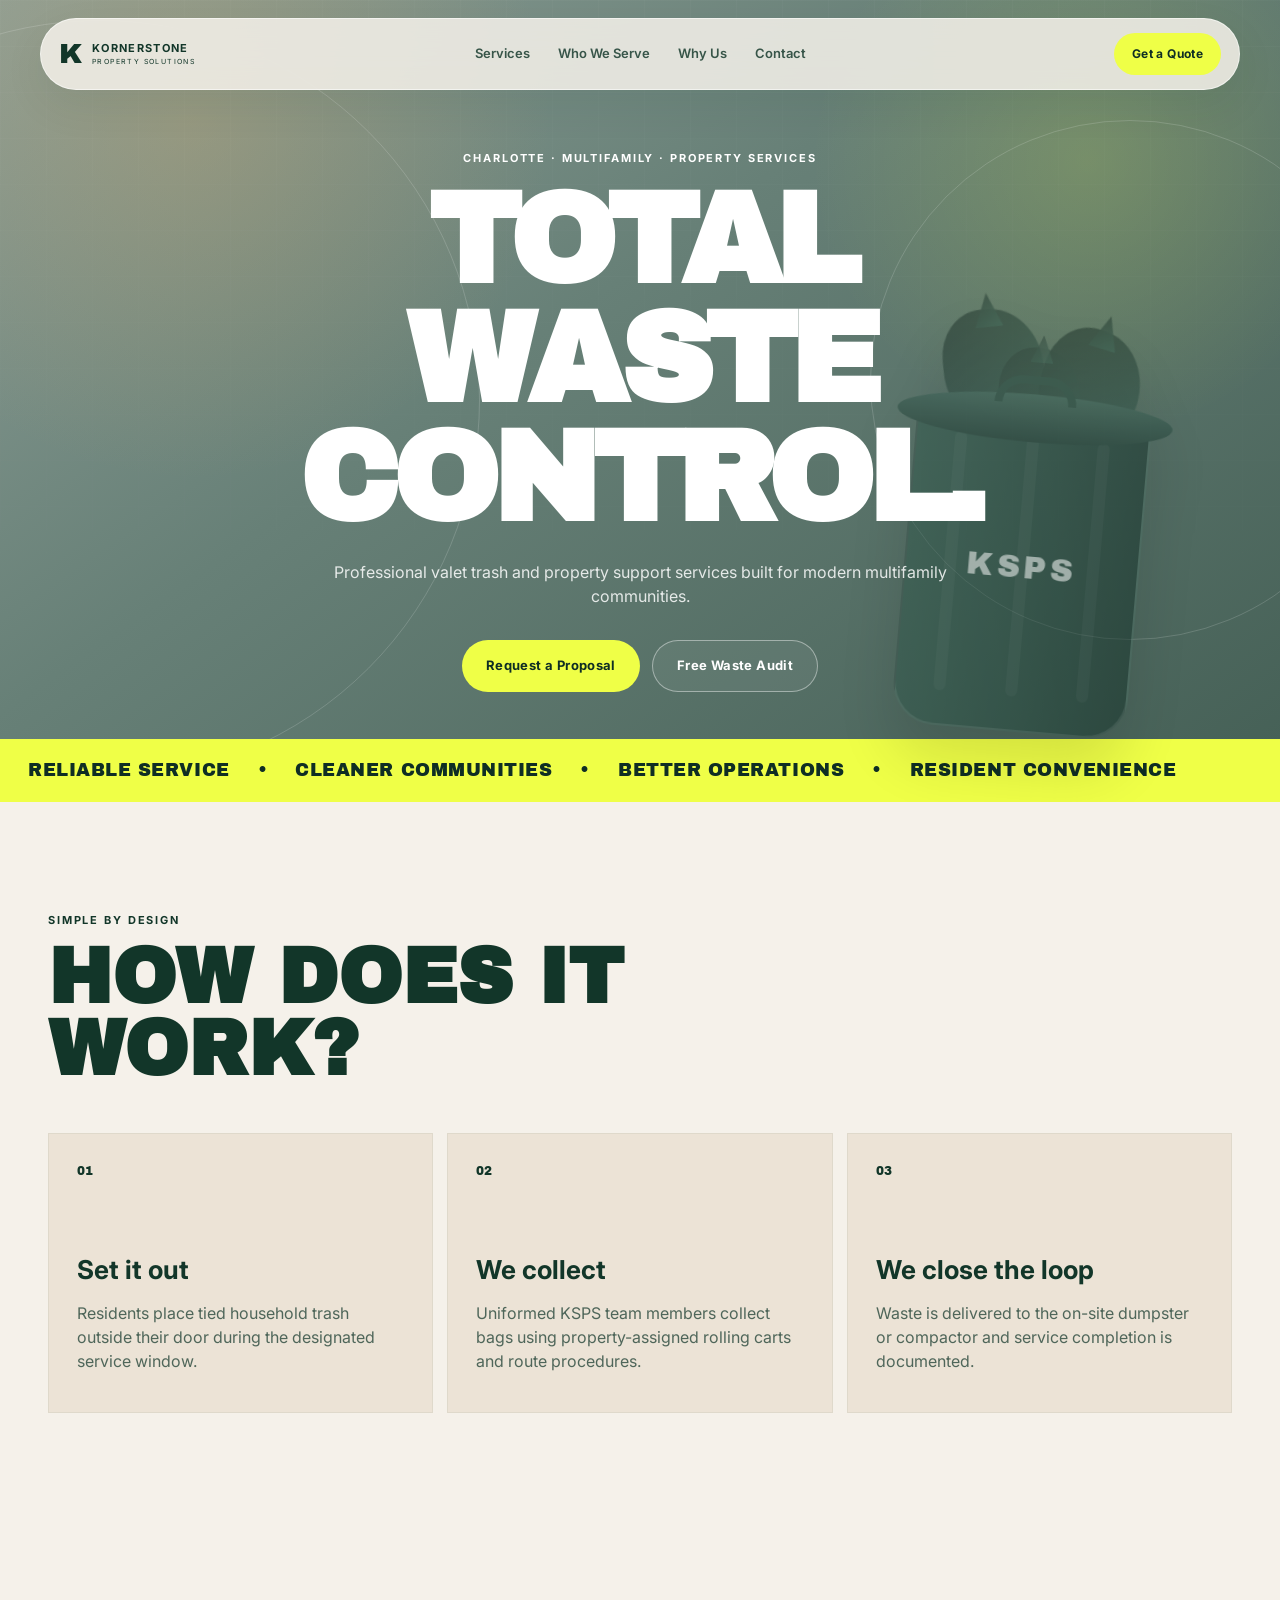
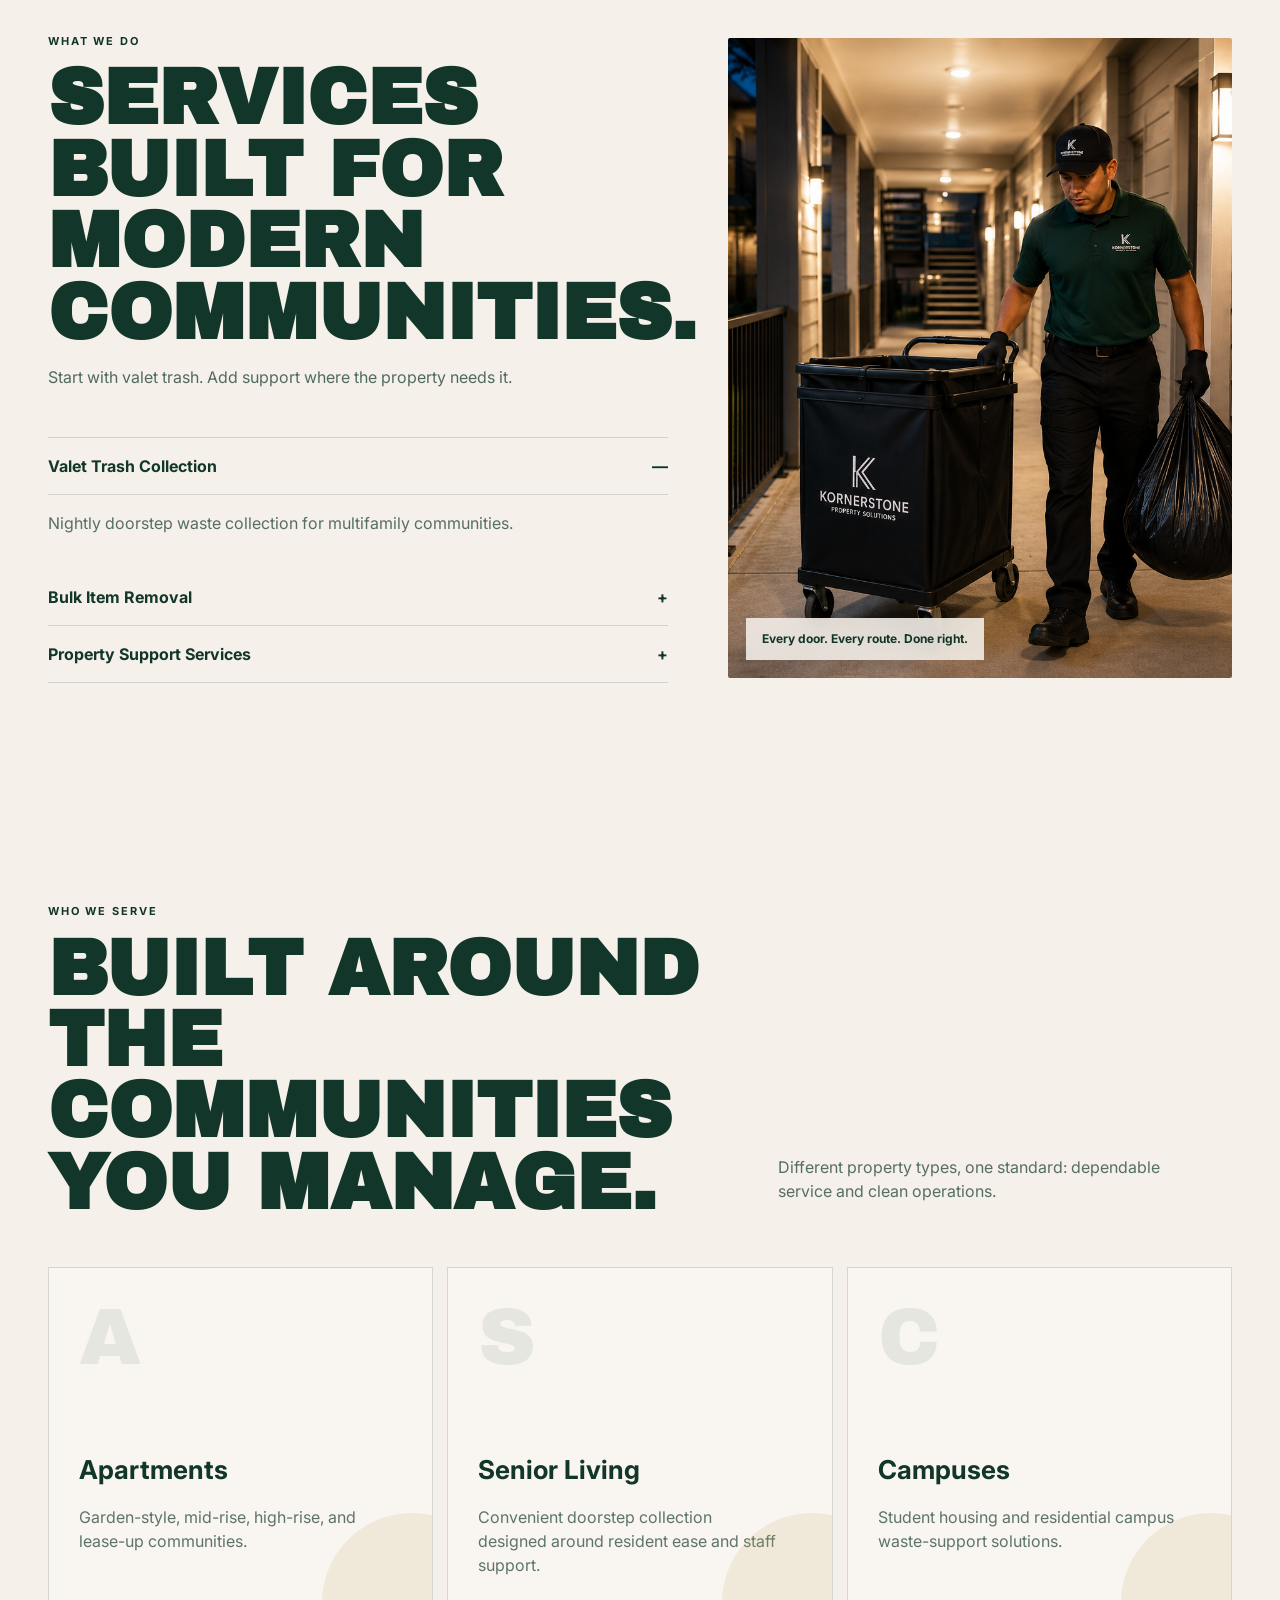
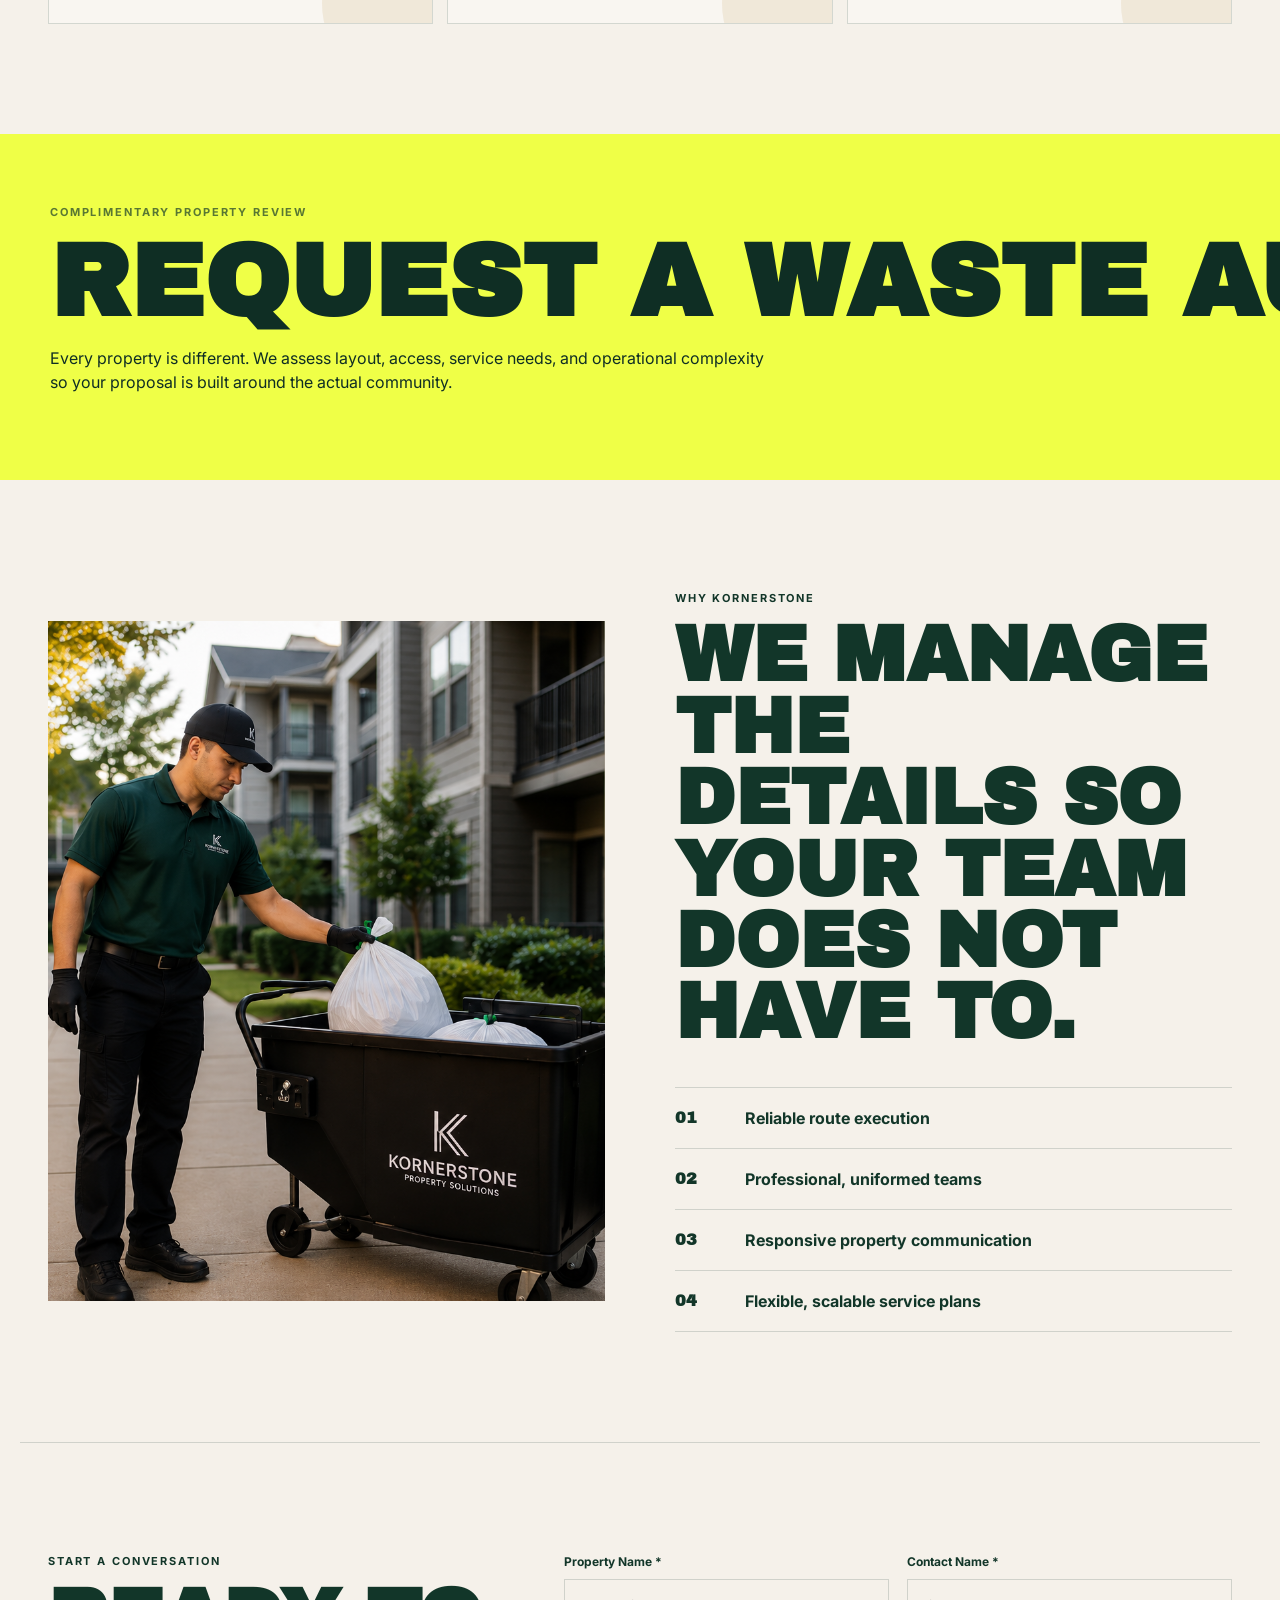
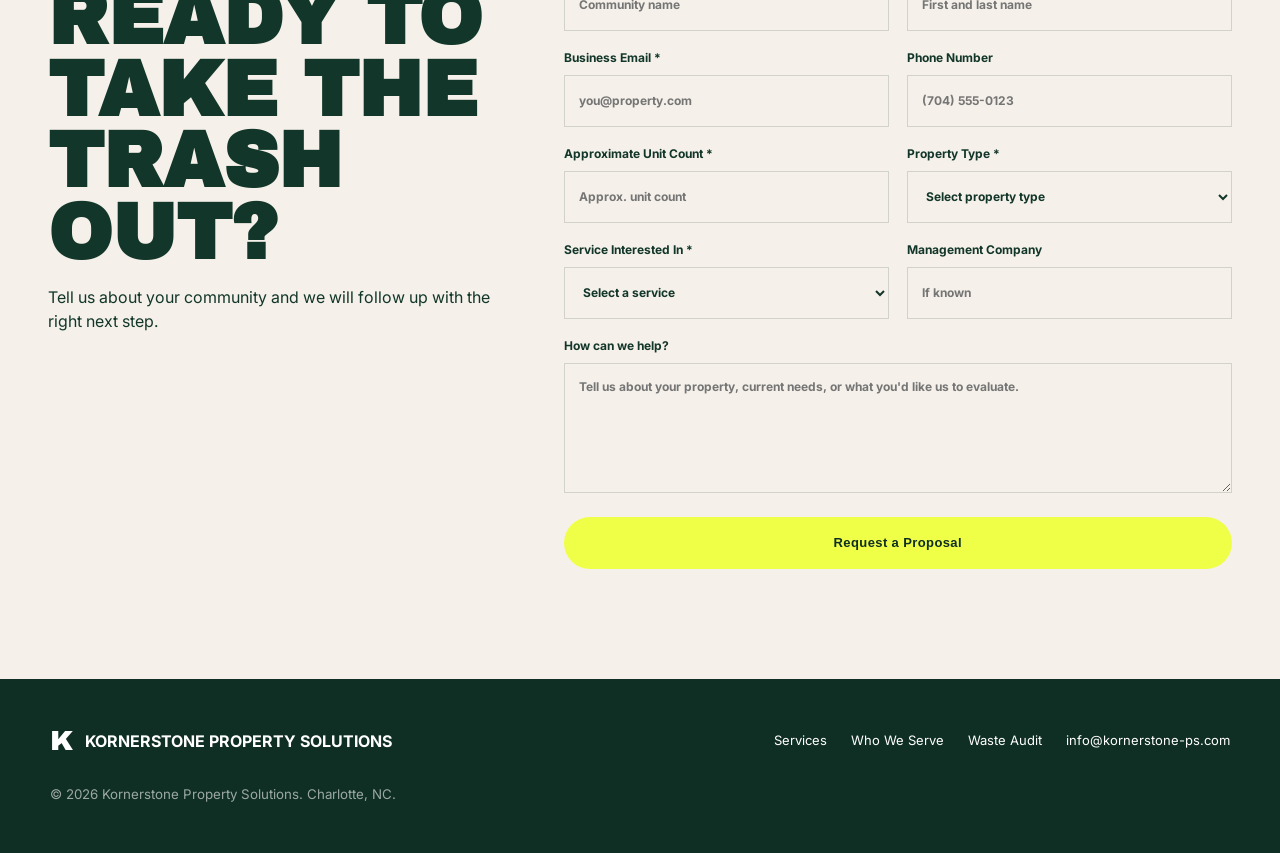
<file: index.html>
<!DOCTYPE html>
<html lang="en">
<head>
  <meta charset="UTF-8" />
  <meta name="viewport" content="width=device-width, initial-scale=1.0" />
  <meta name="description" content="Kornerstone Property Solutions provides valet trash and property support services for multifamily communities." />
  <title>Kornerstone Property Solutions | Total Waste Control</title>
  <link rel="preconnect" href="https://fonts.googleapis.com">
  <link rel="preconnect" href="https://fonts.gstatic.com" crossorigin>
  <link href="https://fonts.googleapis.com/css2?family=Archivo+Black&family=Inter:wght@400;500;600;700&display=swap" rel="stylesheet">
  <link rel="stylesheet" href="styles.css" />
</head>
<body>
  <header class="site-header">
    <a class="brand" href="#top" aria-label="Kornerstone Property Solutions home">
      <span class="brand-mark">K</span>
      <span class="brand-copy">
        <strong>KORNERSTONE</strong>
        <small>PROPERTY SOLUTIONS</small>
      </span>
    </a>

    <nav class="nav-links" aria-label="Primary navigation">
      <a href="#services">Services</a>
      <a href="#communities">Who We Serve</a>
      <a href="#why">Why Us</a>
      <a href="#contact">Contact</a>
    </nav>

    <a class="btn btn-accent btn-small" href="#proposal">Get a Quote</a>
  </header>

  <main id="top">
    <section class="hero">
      <div class="hero-orbit hero-orbit-1"></div>
      <div class="hero-orbit hero-orbit-2"></div>

      <div class="hero-copy">
        <p class="eyebrow">Charlotte · Multifamily · Property Services</p>
        <h1>TOTAL WASTE<br />CONTROL.</h1>
        <p class="hero-sub">
          Professional valet trash and property support services built for modern multifamily communities.
        </p>
        <div class="hero-actions">
          <a class="btn btn-accent" href="#proposal">Request a Proposal</a>
          <a class="btn btn-ghost" href="#audit">Free Waste Audit</a>
        </div>
      </div>

      <div class="trash-can-stage" aria-hidden="true">
        <div class="lid">
          <span class="lid-handle"></span>
        </div>
        <div class="can">
          <div class="can-rib rib-1"></div>
          <div class="can-rib rib-2"></div>
          <div class="can-rib rib-3"></div>
          <div class="can-brand">KSPS</div>
        </div>
        <div class="bag bag-a"></div>
        <div class="bag bag-b"></div>
        <div class="bag bag-c"></div>
      </div>

      <div class="hero-ticker" aria-hidden="true">
        <span>RELIABLE SERVICE</span><span>•</span><span>CLEANER COMMUNITIES</span><span>•</span>
        <span>BETTER OPERATIONS</span><span>•</span><span>RESIDENT CONVENIENCE</span>
      </div>
    </section>

    <section class="how section-shell">
      <div class="section-heading">
        <p class="eyebrow">Simple by design</p>
        <h2>How does it work?</h2>
      </div>
      <div class="step-grid">
        <article class="step-card">
          <span class="step-num">01</span>
          <h3>Set it out</h3>
          <p>Residents place tied household trash outside their door during the designated service window.</p>
        </article>
        <article class="step-card">
          <span class="step-num">02</span>
          <h3>We collect</h3>
          <p>Uniformed KSPS team members collect bags using property-assigned rolling carts and route procedures.</p>
        </article>
        <article class="step-card">
          <span class="step-num">03</span>
          <h3>We close the loop</h3>
          <p>Waste is delivered to the on-site dumpster or compactor and service completion is documented.</p>
        </article>
      </div>
    </section>

    <section id="services" class="services section-shell">
      <div class="services-copy">
        <p class="eyebrow">What we do</p>
        <h2>Services built for modern communities.</h2>
        <p class="section-intro">Start with valet trash. Add support where the property needs it.</p>

        <div class="accordion">
          <button class="accordion-row active" type="button">
            <span>Valet Trash Collection</span>
            <span>—</span>
          </button>
          <div class="accordion-panel open">
            <p>Nightly doorstep waste collection for multifamily communities.</p>
          </div>

          <button class="accordion-row" type="button">
            <span>Bulk Item Removal</span>
            <span>+</span>
          </button>
          <div class="accordion-panel">
            <p>Scheduled support for mattresses, furniture, move-outs, and oversized disposal needs.</p>
          </div>

          <button class="accordion-row" type="button">
            <span>Property Support Services</span>
            <span>+</span>
          </button>
          <div class="accordion-panel">
            <p>Breezeway checks, common-area litter pickup, waste-area support, and custom porter tasks.</p>
          </div>
        </div>
      </div>

      <div class="service-visual">
        <img src="assets/service-evening.png" alt="Kornerstone team member collecting trash at an apartment community" />
        <div class="service-tag">Every door. Every route. Done right.</div>
      </div>
    </section>

    <section id="communities" class="communities section-shell">
      <div class="section-heading split-heading">
        <div>
          <p class="eyebrow">Who we serve</p>
          <h2>Built around the communities you manage.</h2>
        </div>
        <p>Different property types, one standard: dependable service and clean operations.</p>
      </div>

      <div class="community-grid">
        <article class="community-card">
          <span class="community-icon">A</span>
          <h3>Apartments</h3>
          <p>Garden-style, mid-rise, high-rise, and lease-up communities.</p>
        </article>
        <article class="community-card">
          <span class="community-icon">S</span>
          <h3>Senior Living</h3>
          <p>Convenient doorstep collection designed around resident ease and staff support.</p>
        </article>
        <article class="community-card">
          <span class="community-icon">C</span>
          <h3>Campuses</h3>
          <p>Student housing and residential campus waste-support solutions.</p>
        </article>
      </div>
    </section>

    <section id="audit" class="audit-band">
      <div class="audit-copy">
        <p class="eyebrow dark">Complimentary property review</p>
        <h2>REQUEST A WASTE AUDIT.</h2>
        <p>Every property is different. We assess layout, access, service needs, and operational complexity so your proposal is built around the actual community.</p>
      </div>
      <a class="btn btn-dark" href="https://forms.gle/hsfh5GYrnToHuRmx5" target="_blank" rel="noopener">Request Audit</a>
    </section>

    <section id="why" class="why section-shell">
      <div class="why-image">
        <img src="assets/service-outdoor.png" alt="Kornerstone worker using a branded rolling cart at a multifamily property" />
      </div>

      <div class="why-copy">
        <p class="eyebrow">Why Kornerstone</p>
        <h2>We manage the details so your team does not have to.</h2>
        <div class="why-list">
          <div><strong>01</strong><span>Reliable route execution</span></div>
          <div><strong>02</strong><span>Professional, uniformed teams</span></div>
          <div><strong>03</strong><span>Responsive property communication</span></div>
          <div><strong>04</strong><span>Flexible, scalable service plans</span></div>
        </div>
      </div>
    </section>

    <section id="proposal" class="proposal section-shell">
      <div class="proposal-copy">
        <p class="eyebrow">Start a conversation</p>
        <h2>Ready to take the trash out?</h2>
        <p>Tell us about your community and we will follow up with the right next step.</p>
      </div>

      <form class="lead-form" id="proposalForm" action="https://formspree.io/f/xljrvvvd" method="POST">
        <input type="hidden" name="lead_source" value="KSPS Website" />

        <label>Property Name *
          <input type="text" name="property_name" placeholder="Community name" required />
        </label>
        <label>Contact Name *
          <input type="text" name="contact_name" placeholder="First and last name" required />
        </label>
        <label>Business Email *
          <input type="email" name="email" placeholder="you@property.com" required />
        </label>
        <label>Phone Number
          <input type="tel" name="phone" placeholder="(704) 555-0123" />
        </label>
        <label>Approximate Unit Count *
          <input type="number" name="unit_count" min="1" placeholder="Approx. unit count" required />
        </label>
        <label>Property Type *
          <select name="property_type" required>
            <option value="" selected disabled>Select property type</option>
            <option>Apartment Community</option>
            <option>Senior Living</option>
            <option>Student Housing / Campus</option>
            <option>Mixed-Use Residential</option>
            <option>Other</option>
          </select>
        </label>
        <label>Service Interested In *
          <select name="service_interest" required>
            <option value="" selected disabled>Select a service</option>
            <option>Valet Trash Collection</option>
            <option>Bulk Item Removal</option>
            <option>Property Support Services</option>
            <option>Multiple Services</option>
            <option>Not Sure Yet</option>
          </select>
        </label>
        <label>Management Company
          <input type="text" name="management_company" placeholder="If known" />
        </label>
        <label class="full">How can we help?
          <textarea name="message" rows="5" placeholder="Tell us about your property, current needs, or what you'd like us to evaluate."></textarea>
        </label>
        <div class="form-status full" id="proposalFormStatus" aria-live="polite"></div>
        <button class="btn btn-accent form-btn" id="proposalSubmitBtn" type="submit">Request a Proposal</button>
      </form>
    </section>
  </main>

  <footer id="contact" class="footer">
    <div>
      <span class="brand-mark footer-mark">K</span>
      <strong>KORNERSTONE PROPERTY SOLUTIONS</strong>
    </div>
    <div class="footer-links">
      <a href="#services">Services</a>
      <a href="#communities">Who We Serve</a>
      <a href="#audit">Waste Audit</a>
      <a href="mailto:info@kornerstone-ps.com">info@kornerstone-ps.com</a>
    </div>
    <small>© 2026 Kornerstone Property Solutions. Charlotte, NC.</small>
  </footer>

  <script src="main.js"></script>
</body>
</html>
</file>
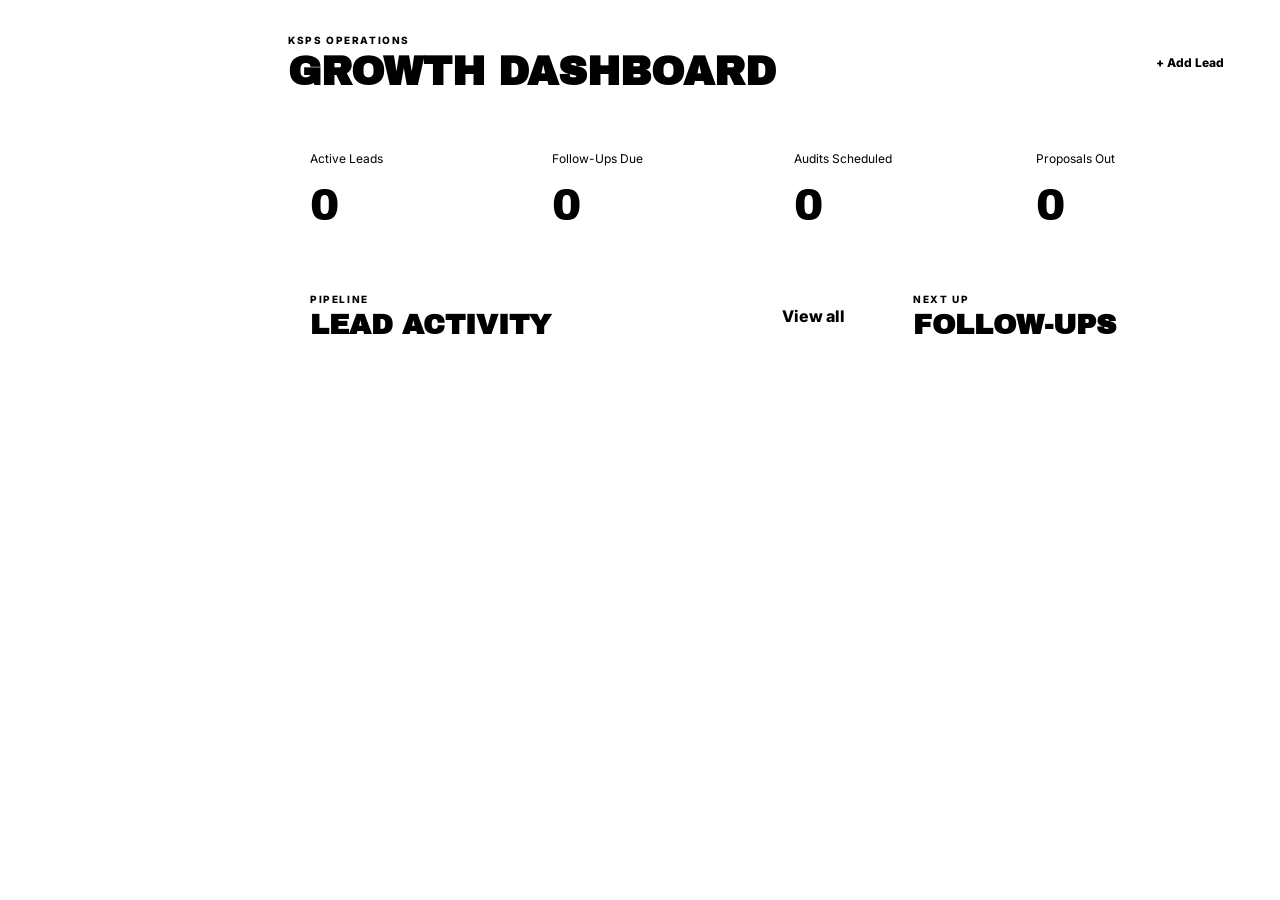
<file: app.html>
<!DOCTYPE html>
<html lang="en">
<head>
  <meta charset="UTF-8">
  <meta name="viewport" content="width=device-width, initial-scale=1.0">
  <title>KSPS Back Office</title>
  <link rel="preconnect" href="https://fonts.googleapis.com">
  <link rel="preconnect" href="https://fonts.gstatic.com" crossorigin>
  <link href="https://fonts.googleapis.com/css2?family=Archivo+Black&family=Inter:wght@400;500;600;700&display=swap" rel="stylesheet">
  <link rel="stylesheet" href="app.css">
</head>
<body>
  <div class="app-shell">
    <aside class="sidebar">
      <div class="brand">
        <div class="brand-mark">K</div>
        <div>
          <strong>KORNERSTONE</strong>
          <small>BACK OFFICE</small>
        </div>
      </div>

      <nav>
        <button class="nav-item active" data-view="dashboard">Dashboard</button>
        <button class="nav-item" data-view="leads">Leads</button>
        <button class="nav-item" data-view="audits">Audits</button>
        <button class="nav-item" data-view="proposals">Proposals</button>
        <button class="nav-item" data-view="clients">Clients</button>
      </nav>

      <div class="sidebar-bottom">
        <span class="pill">DEMO MODE</span>
        <small>Data saves only in this browser for now.</small>
      </div>
    </aside>

    <main class="main">
      <header class="topbar">
        <div>
          <p class="eyebrow">KSPS OPERATIONS</p>
          <h1 id="pageTitle">Growth Dashboard</h1>
        </div>
        <button class="btn accent" id="addLeadBtn">+ Add Lead</button>
      </header>

      <section class="view active" id="dashboardView">
        <div class="stats-grid">
          <article class="stat-card">
            <span>Active Leads</span>
            <strong id="statLeads">0</strong>
          </article>
          <article class="stat-card">
            <span>Follow-Ups Due</span>
            <strong id="statFollowups">0</strong>
          </article>
          <article class="stat-card">
            <span>Audits Scheduled</span>
            <strong id="statAudits">0</strong>
          </article>
          <article class="stat-card">
            <span>Proposals Out</span>
            <strong id="statProposals">0</strong>
          </article>
        </div>

        <div class="panel-grid">
          <section class="panel">
            <div class="panel-head">
              <div>
                <p class="eyebrow">PIPELINE</p>
                <h2>Lead Activity</h2>
              </div>
              <button class="text-btn" data-jump="leads">View all</button>
            </div>
            <div id="recentLeads" class="mini-list"></div>
          </section>

          <section class="panel">
            <div class="panel-head">
              <div>
                <p class="eyebrow">NEXT UP</p>
                <h2>Follow-Ups</h2>
              </div>
            </div>
            <div id="followupList" class="mini-list"></div>
          </section>
        </div>
      </section>

      <section class="view" id="leadsView">
        <div class="toolbar">
          <input id="searchInput" type="search" placeholder="Search property, company, contact...">
          <select id="statusFilter">
            <option value="">All statuses</option>
            <option>New Lead</option>
            <option>Contacted</option>
            <option>Warm Lead</option>
            <option>Audit Scheduled</option>
            <option>Proposal Sent</option>
            <option>Negotiating</option>
            <option>Signed</option>
            <option>Not a Fit</option>
          </select>
        </div>

        <div class="table-wrap">
          <table>
            <thead>
              <tr>
                <th>Lead ID</th>
                <th>Property</th>
                <th>Management Co.</th>
                <th>Units</th>
                <th>Status</th>
                <th>Follow-Up</th>
                <th>Next Action</th>
                <th></th>
              </tr>
            </thead>
            <tbody id="leadTableBody"></tbody>
          </table>
        </div>
      </section>

      <section class="view" id="auditsView">
        <div class="empty-state">
          <div class="trash-icon">K</div>
          <h2>Property Audits</h2>
          <p>Phase 2 will connect your site walkthrough form, complexity score, photos, and pricing recommendation here.</p>
        </div>
      </section>

      <section class="view" id="proposalsView">
        <div class="empty-state">
          <div class="trash-icon">K</div>
          <h2>Proposal Tracker</h2>
          <p>Phase 2 will let you track proposal date, pricing, follow-up, decision maker, and close probability.</p>
        </div>
      </section>

      <section class="view" id="clientsView">
        <div class="empty-state">
          <div class="trash-icon">K</div>
          <h2>Active Properties</h2>
          <p>Signed properties will eventually move here with service schedule, routes, workers, equipment storage, and contract dates.</p>
        </div>
      </section>
    </main>
  </div>

  <dialog id="leadDialog">
    <form method="dialog" id="leadForm">
      <div class="dialog-head">
        <div>
          <p class="eyebrow">NEW PROSPECT</p>
          <h2 id="dialogTitle">Add Lead</h2>
        </div>
        <button type="button" class="icon-btn" id="closeDialog">×</button>
      </div>

      <input type="hidden" id="leadId">

      <div class="form-grid">
        <label>Property Name
          <input id="propertyName" required>
        </label>
        <label>Management Company
          <input id="managementCompany">
        </label>
        <label>Property Type
          <select id="propertyType">
            <option>Apartment</option>
            <option>Senior Living</option>
            <option>Student Housing</option>
            <option>Mixed Use</option>
            <option>Condominium</option>
          </select>
        </label>
        <label>Units
          <input id="units" type="number" min="0">
        </label>
        <label>Address
          <input id="address">
        </label>
        <label>Area / Submarket
          <input id="submarket" placeholder="South End, University, Steele Creek...">
        </label>
        <label>Contact Name
          <input id="contactName">
        </label>
        <label>Email
          <input id="email" type="email">
        </label>
        <label>Phone
          <input id="phone">
        </label>
        <label>Status
          <select id="status">
            <option>New Lead</option>
            <option>Contacted</option>
            <option>Warm Lead</option>
            <option>Audit Scheduled</option>
            <option>Proposal Sent</option>
            <option>Negotiating</option>
            <option>Signed</option>
            <option>Not a Fit</option>
          </select>
        </label>
        <label>Follow-Up Date
          <input id="followUpDate" type="date">
        </label>
        <label>Next Action
          <input id="nextAction" placeholder="Call PM, schedule audit, send proposal...">
        </label>
        <label class="full">Notes
          <textarea id="notes" rows="4"></textarea>
        </label>
      </div>

      <div class="dialog-actions">
        <button type="button" class="btn ghost" id="deleteLeadBtn">Delete</button>
        <div>
          <button type="button" class="btn ghost" id="cancelLeadBtn">Cancel</button>
          <button type="submit" class="btn accent">Save Lead</button>
        </div>
      </div>
    </form>
  </dialog>

  <script src="app.js"></script>
</body>
</html>
</file>
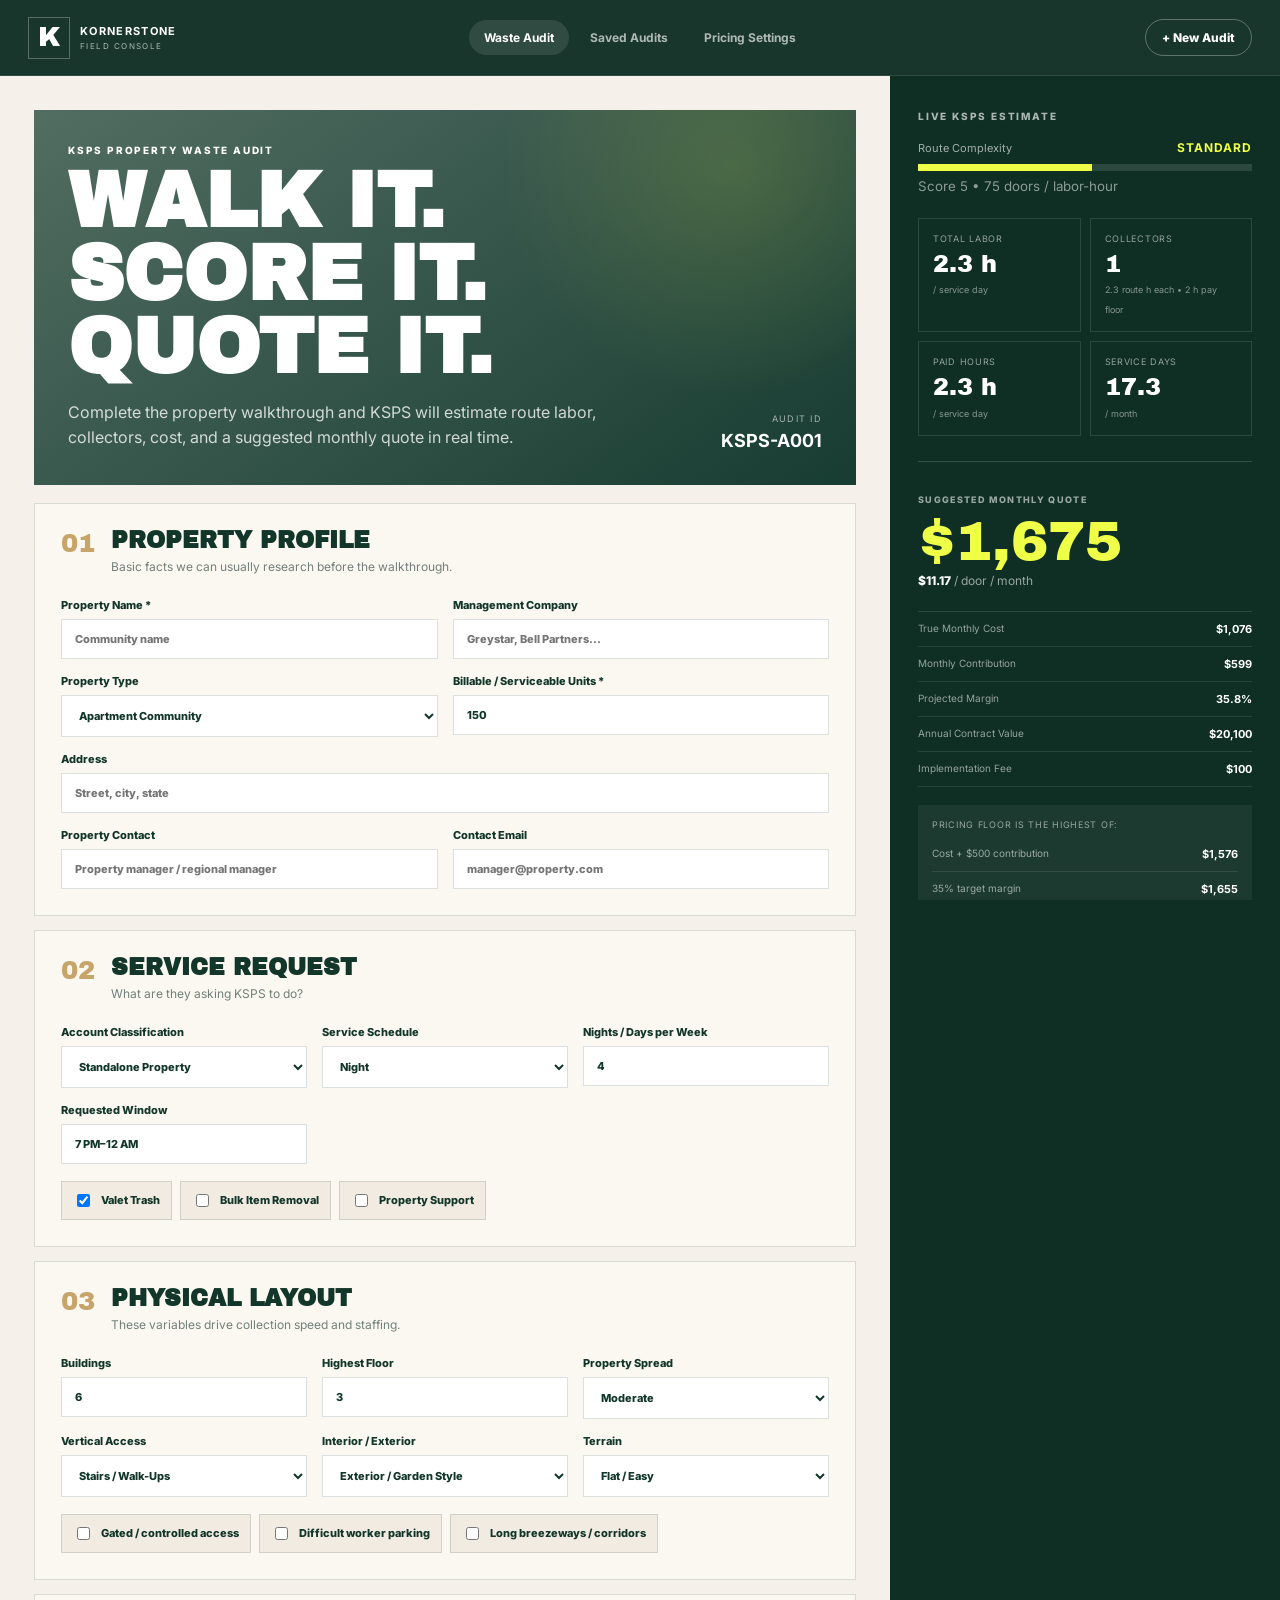
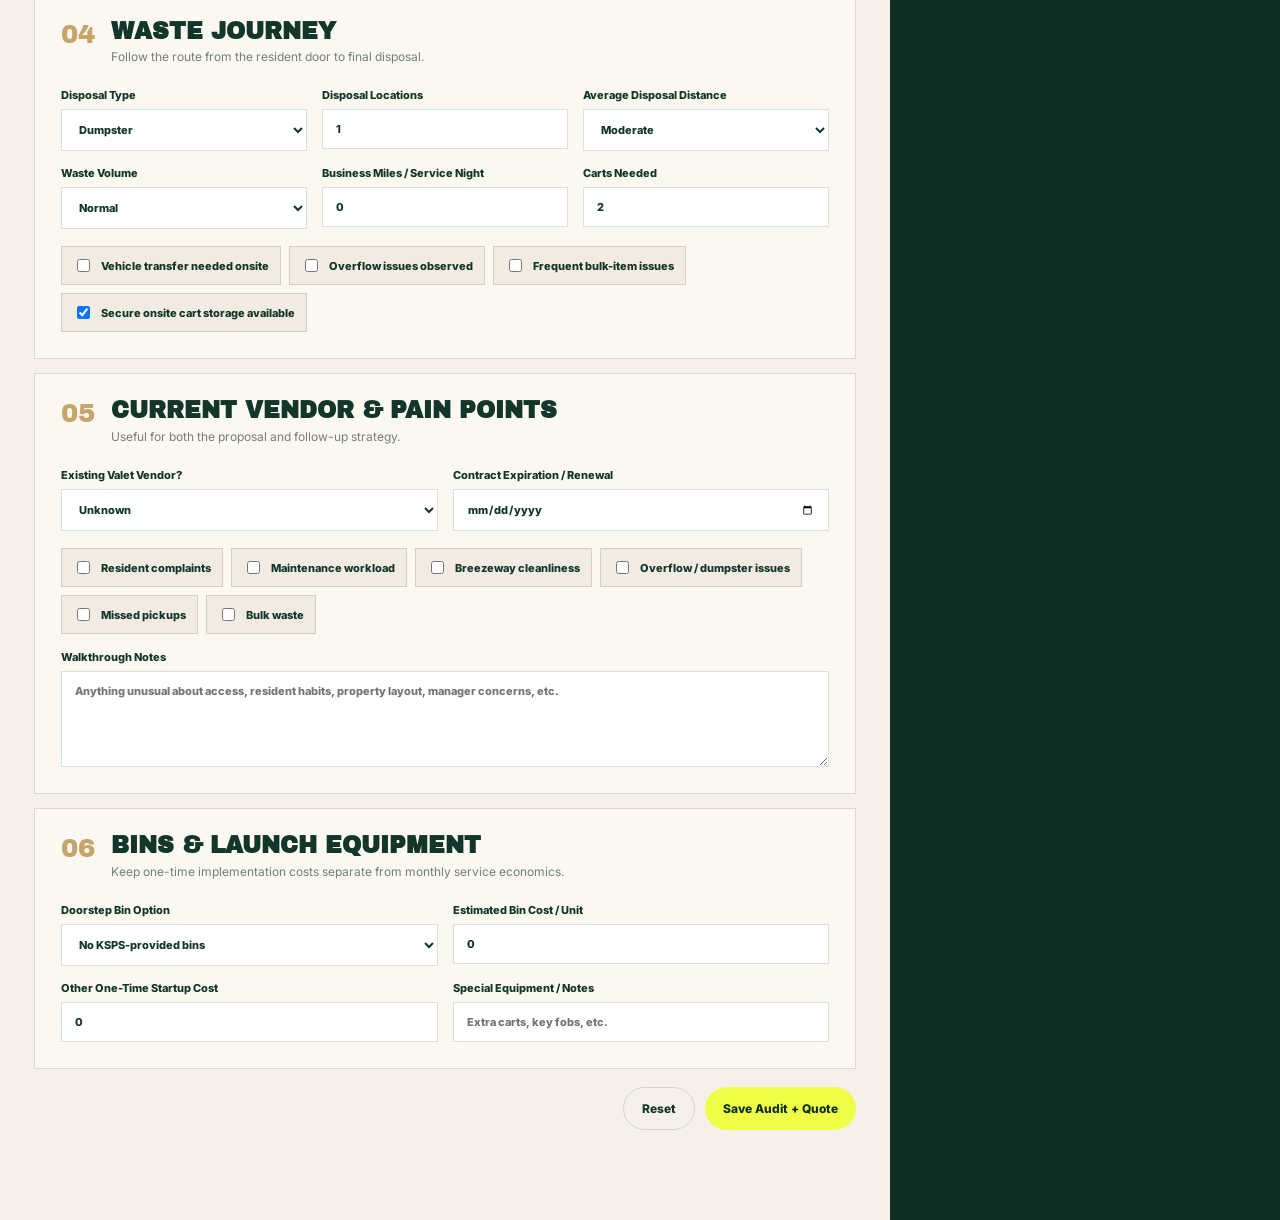
<file: field-console.html>
<!doctype html>
<html lang="en">
<head>
  <meta charset="utf-8" />
  <meta name="viewport" content="width=device-width, initial-scale=1" />
  <meta name="theme-color" content="#0F2E24" />
  <title>KSPS Field Console</title>
  <link rel="preconnect" href="https://fonts.googleapis.com">
  <link rel="preconnect" href="https://fonts.gstatic.com" crossorigin>
  <link href="https://fonts.googleapis.com/css2?family=Archivo+Black&family=Inter:wght@400;500;600;700;800&display=swap" rel="stylesheet">
  <link rel="stylesheet" href="field-console.css" />
</head>
<body>
  <header class="topbar">
    <a class="brand" href="#audit" aria-label="KSPS Field Console">
      <span class="brand-k">K</span>
      <span>
        <strong>KORNERSTONE</strong>
        <small>FIELD CONSOLE</small>
      </span>
    </a>

    <nav class="tabs" aria-label="Console sections">
      <button class="tab active" data-tab="audit">Waste Audit</button>
      <button class="tab" data-tab="saved">Saved Audits</button>
      <button class="tab" data-tab="settings">Pricing Settings</button>
    </nav>

    <button class="ghost-btn" id="newAuditTop">+ New Audit</button>
  </header>

  <main>
    <section id="audit" class="screen active">
      <div class="audit-layout">
        <form id="auditForm" class="audit-form">
          <div class="hero-card">
            <div>
              <p class="eyebrow">KSPS PROPERTY WASTE AUDIT</p>
              <h1>Walk it. Score it. Quote it.</h1>
              <p class="lede">Complete the property walkthrough and KSPS will estimate route labor, collectors, cost, and a suggested monthly quote in real time.</p>
            </div>
            <div class="audit-id">
              <span>AUDIT ID</span>
              <strong id="auditIdLabel">KSPS-A001</strong>
            </div>
          </div>

          <section class="form-section">
            <div class="section-title">
              <span>01</span>
              <div><h2>Property Profile</h2><p>Basic facts we can usually research before the walkthrough.</p></div>
            </div>

            <div class="grid two">
              <label>Property Name *
                <input id="propertyName" required placeholder="Community name" />
              </label>
              <label>Management Company
                <input id="managementCompany" placeholder="Greystar, Bell Partners..." />
              </label>
              <label>Property Type
                <select id="propertyType">
                  <option>Apartment Community</option>
                  <option>Senior Living</option>
                  <option>Student Housing / Campus</option>
                  <option>Mixed-Use Residential</option>
                  <option>Condominium</option>
                </select>
              </label>
              <label>Billable / Serviceable Units *
                <input id="units" type="number" min="1" value="150" required />
              </label>
              <label class="full">Address
                <input id="address" placeholder="Street, city, state" />
              </label>
              <label>Property Contact
                <input id="contactName" placeholder="Property manager / regional manager" />
              </label>
              <label>Contact Email
                <input id="contactEmail" type="email" placeholder="manager@property.com" />
              </label>
            </div>
          </section>

          <section class="form-section">
            <div class="section-title">
              <span>02</span>
              <div><h2>Service Request</h2><p>What are they asking KSPS to do?</p></div>
            </div>

            <div class="grid three">
              <label>Account Classification
                <select id="accountType">
                  <option value="standalone">Standalone Property</option>
                  <option value="addon">Route Add-On Property</option>
                </select>
              </label>
              <label>Service Schedule
                <select id="serviceSchedule">
                  <option>Night</option>
                  <option>Daytime</option>
                  <option>Custom</option>
                </select>
              </label>
              <label>Nights / Days per Week
                <input id="serviceNights" type="number" min="1" max="7" value="4" />
              </label>
              <label>Requested Window
                <input id="serviceWindow" value="7 PM–12 AM" />
              </label>
            </div>

            <div id="addonFields" class="addon-fields hidden">
              <div class="grid three">
                <label>Existing KSPS Route / Cluster
                  <input id="routeCluster" placeholder="e.g., South End Route" />
                </label>
                <label>Incremental Route Hours / Service Day
                  <input id="addonHours" type="number" min="0.25" step="0.25" value="0.5" />
                </label>
                <label>Incremental Business Miles / Service Day
                  <input id="addonMiles" type="number" min="0" step="0.5" value="1" />
                </label>
              </div>
              <p class="field-note">Use Route Add-On only when this property can share an existing KSPS crew/route without creating a separate shift.</p>
            </div>
            <div class="check-grid">
              <label class="check"><input type="checkbox" id="svcValet" checked /> Valet Trash</label>
              <label class="check"><input type="checkbox" id="svcBulk" /> Bulk Item Removal</label>
              <label class="check"><input type="checkbox" id="svcSupport" /> Property Support</label>
            </div>
          </section>

          <section class="form-section">
            <div class="section-title">
              <span>03</span>
              <div><h2>Physical Layout</h2><p>These variables drive collection speed and staffing.</p></div>
            </div>

            <div class="grid three">
              <label>Buildings
                <input id="buildings" type="number" min="1" value="6" />
              </label>
              <label>Highest Floor
                <input id="floors" type="number" min="1" value="3" />
              </label>
              <label>Property Spread
                <select id="spread">
                  <option value="0">Compact</option>
                  <option value="1" selected>Moderate</option>
                  <option value="2">Spread Out</option>
                </select>
              </label>
              <label>Vertical Access
                <select id="vertical">
                  <option value="0">Elevator / Mostly Level</option>
                  <option value="1">Mixed Elevators + Stairs</option>
                  <option value="2" selected>Stairs / Walk-Ups</option>
                </select>
              </label>
              <label>Interior / Exterior
                <select id="corridor">
                  <option>Exterior / Garden Style</option>
                  <option>Interior Corridors</option>
                  <option>Mixed</option>
                </select>
              </label>
              <label>Terrain
                <select id="terrain">
                  <option value="0">Flat / Easy</option>
                  <option value="1">Some Hills / Curbs</option>
                  <option value="2">Difficult Terrain</option>
                </select>
              </label>
            </div>

            <div class="check-grid">
              <label class="check"><input id="gated" type="checkbox" /> Gated / controlled access</label>
              <label class="check"><input id="parking" type="checkbox" /> Difficult worker parking</label>
              <label class="check"><input id="longBreezeways" type="checkbox" /> Long breezeways / corridors</label>
            </div>
          </section>

          <section class="form-section">
            <div class="section-title">
              <span>04</span>
              <div><h2>Waste Journey</h2><p>Follow the route from the resident door to final disposal.</p></div>
            </div>

            <div class="grid three">
              <label>Disposal Type
                <select id="disposalType">
                  <option>Dumpster</option>
                  <option>Compactor</option>
                  <option>Multiple Dumpsters</option>
                  <option>Trash Rooms + Compactor</option>
                </select>
              </label>
              <label>Disposal Locations
                <input id="disposalCount" type="number" min="1" value="1" />
              </label>
              <label>Average Disposal Distance
                <select id="disposalDistance">
                  <option value="0">Close</option>
                  <option value="1" selected>Moderate</option>
                  <option value="2">Far</option>
                </select>
              </label>
              <label>Waste Volume
                <select id="wasteVolume">
                  <option value="0">Normal</option>
                  <option value="1">Moderate / Variable</option>
                  <option value="2">Heavy / Known Issues</option>
                </select>
              </label>
              <label>Business Miles / Service Night
                <input id="businessMiles" type="number" min="0" step="0.5" value="0" />
              </label>
              <label>Carts Needed
                <input id="carts" type="number" min="1" value="2" />
              </label>
            </div>

            <div class="check-grid">
              <label class="check"><input id="vehicleTransfer" type="checkbox" /> Vehicle transfer needed onsite</label>
              <label class="check"><input id="overflow" type="checkbox" /> Overflow issues observed</label>
              <label class="check"><input id="bulkIssues" type="checkbox" /> Frequent bulk-item issues</label>
              <label class="check"><input id="storageAvailable" type="checkbox" checked /> Secure onsite cart storage available</label>
            </div>
          </section>

          <section class="form-section">
            <div class="section-title">
              <span>05</span>
              <div><h2>Current Vendor & Pain Points</h2><p>Useful for both the proposal and follow-up strategy.</p></div>
            </div>

            <div class="grid two">
              <label>Existing Valet Vendor?
                <select id="existingVendor">
                  <option>Unknown</option>
                  <option>No</option>
                  <option>Yes</option>
                </select>
              </label>
              <label>Contract Expiration / Renewal
                <input id="contractExpiration" type="date" />
              </label>
            </div>

            <div class="check-grid">
              <label class="check"><input class="pain" value="Resident complaints" type="checkbox" /> Resident complaints</label>
              <label class="check"><input class="pain" value="Maintenance workload" type="checkbox" /> Maintenance workload</label>
              <label class="check"><input class="pain" value="Breezeway cleanliness" type="checkbox" /> Breezeway cleanliness</label>
              <label class="check"><input class="pain" value="Overflow" type="checkbox" /> Overflow / dumpster issues</label>
              <label class="check"><input class="pain" value="Missed pickups" type="checkbox" /> Missed pickups</label>
              <label class="check"><input class="pain" value="Bulk waste" type="checkbox" /> Bulk waste</label>
            </div>

            <label class="block">Walkthrough Notes
              <textarea id="notes" rows="5" placeholder="Anything unusual about access, resident habits, property layout, manager concerns, etc."></textarea>
            </label>
          </section>

          <section class="form-section">
            <div class="section-title">
              <span>06</span>
              <div><h2>Bins & Launch Equipment</h2><p>Keep one-time implementation costs separate from monthly service economics.</p></div>
            </div>

            <div class="grid two">
              <label>Doorstep Bin Option
                <select id="binOption">
                  <option value="none">No KSPS-provided bins</option>
                  <option value="property">Property purchases bins upfront</option>
                  <option value="finance">KSPS finances bins into service price</option>
                </select>
              </label>
              <label>Estimated Bin Cost / Unit
                <input id="binCost" type="number" min="0" step="0.01" value="0" />
              </label>
              <label>Other One-Time Startup Cost
                <input id="startupCost" type="number" min="0" step="1" value="0" />
              </label>
              <label>Special Equipment / Notes
                <input id="equipmentNotes" placeholder="Extra carts, key fobs, etc." />
              </label>
            </div>
          </section>

          <div class="bottom-actions">
            <button type="button" class="secondary" id="resetAudit">Reset</button>
            <button type="submit" class="primary">Save Audit + Quote</button>
          </div>
        </form>

        <aside class="quote-panel">
          <div class="sticky-quote">
            <p class="eyebrow light">LIVE KSPS ESTIMATE</p>
            <div class="complexity-line">
              <span>Route Complexity</span>
              <strong id="complexityLabel">STANDARD</strong>
            </div>

            <div class="scorebar"><span id="scoreFill"></span></div>
            <small id="complexityMeta">Score 0 • 75 doors / labor-hour</small>

            <div class="ops-grid">
              <div><span>Total Labor</span><strong id="laborHours">0.0 h</strong><small>/ service day</small></div>
              <div><span>Collectors</span><strong id="collectors">1</strong><small id="collectorWhy">target ≤ 2.5 h each</small></div>
              <div><span>Paid Hours</span><strong id="paidHours">0.0 h</strong><small>/ service day</small></div>
              <div><span>Service Days</span><strong id="daysPerMonth">0</strong><small>/ month</small></div>
            </div>

            <div class="quote-rule"></div>

            <span class="quote-label">SUGGESTED MONTHLY QUOTE</span>
            <strong class="big-price" id="monthlyQuote">$0</strong>
            <div class="per-door"><span id="perDoor">$0.00</span> / door / month</div>

            <div class="economics">
              <div><span>True Monthly Cost</span><strong id="trueCost">$0</strong></div>
              <div><span>Monthly Contribution</span><strong id="contribution">$0</strong></div>
              <div><span>Projected Margin</span><strong id="margin">0%</strong></div>
              <div><span>Annual Contract Value</span><strong id="annualValue">$0</strong></div>
              <div><span>Implementation Fee</span><strong id="implementationFee">$0</strong></div>
            </div>

            <div class="floor-box">
              <span>Pricing floor is the highest of:</span>
              <div><small>Cost + $500 contribution</small><strong id="contributionFloor">$0</strong></div>
              <div><small>35% target margin</small><strong id="marginFloor">$0</strong></div>
              <div><small>KSPS account minimum</small><strong id="accountFloor">$1,500</strong></div>
            </div>

            <div class="health" id="healthBadge">QUOTE READY</div>
            <div class="override-box">
              <label class="override-check"><input id="overrideToggle" type="checkbox" /> Owner pricing override</label>
              <div id="overrideFields" class="hidden">
                <label>Override Monthly Quote<input id="overridePrice" type="number" min="0" step="25" /></label>
                <small id="overrideWarning"></small>
              </div>
            </div>
            <div class="quote-actions">
              <button type="button" class="outline-light" id="copySummary">Copy Internal Summary</button>
              <button type="button" class="client-quote-btn" id="generateQuote">Generate Client Quote</button>
            </div>
          </div>
        </aside>
      </div>
    </section>

    <section id="saved" class="screen">
      <div class="page-head">
        <div><p class="eyebrow">LOCAL FIELD RECORDS</p><h1>Saved Audits</h1></div>
        <button class="primary" id="newAuditSaved">+ New Waste Audit</button>
      </div>
      <div class="notice">
        V1 saves audits only in this browser/device. This is perfect for testing the workflow, but it is not yet a shared database. Supabase + login is the next upgrade.
      </div>
      <div id="savedAuditList" class="saved-grid"></div>
    </section>

    <section id="settings" class="screen">
      <div class="page-head">
        <div><p class="eyebrow">PRICING ENGINE</p><h1>KSPS Assumptions</h1></div>
        <button class="primary" id="saveSettings">Save Settings</button>
      </div>

      <div class="settings-grid">
        <section class="settings-card">
          <h2>Labor</h2>
          <label>Collector Wage / Hour <input id="sWage" type="number" step="0.01" /></label>
          <label>Payroll Burden % <input id="sBurden" type="number" step="0.01" /></label>
          <label>Minimum Paid Hours / Collector / Service Day <input id="sMinPaid" type="number" step="0.25" /></label>
          <label>Max Target Route Hours / Collector <input id="sMaxRoute" type="number" step="0.25" /></label>
        </section>

        <section class="settings-card">
          <h2>Pricing</h2>
          <label>Minimum Account Contribution <input id="sMinContribution" type="number" step="25" /></label>
          <label>Minimum Monthly Account <input id="sAccountMin" type="number" step="25" /></label>
          <label>Target Margin % <input id="sMargin" type="number" step="0.01" /></label>
          <label>Risk Reserve % <input id="sRisk" type="number" step="0.01" /></label>
        </section>

        <section class="settings-card">
          <h2>Operations</h2>
          <label>Mileage Reimbursement / Mile <input id="sMileage" type="number" step="0.01" /></label>
          <label>Weeks / Month <input id="sWeeks" type="number" step="0.01" /></label>
          <label>Base Route Overhead Hours / Service Day <input id="sRouteOverhead" type="number" step="0.05" /></label>
          <label>Monthly Overhead Allocation / Property <input id="sOverhead" type="number" step="5" /></label>
        </section>

        <section class="settings-card">
          <h2>Equipment</h2>
          <label>Rolling Cart Cost <input id="sCartCost" type="number" step="1" /></label>
          <label>Cart Useful Life / Months <input id="sCartLife" type="number" step="1" /></label>
          <label>Monthly Bags / PPE / Supplies <input id="sSupplies" type="number" step="5" /></label>
          <label>Bin Recovery / Months <input id="sBinRecovery" type="number" step="1" /></label>
        </section>

        <section class="settings-card">
          <h2>Route Productivity</h2>
          <p class="settings-note">These are placeholders until KSPS collects real route data.</p>
          <label>Easy Property — Doors / Labor-Hour <input id="sEasyRate" type="number" step="1" /></label>
          <label>Standard Property — Doors / Labor-Hour <input id="sStandardRate" type="number" step="1" /></label>
          <label>Complex Property — Doors / Labor-Hour <input id="sComplexRate" type="number" step="1" /></label>
        </section>

        <section class="settings-card attention">
          <h2>⚠ Validate Before First Contract</h2>
          <p>Insurance, workers' comp, actual payroll burden, bin pricing, and real route productivity are still assumptions. Replace these values as quotes and operating data become available.</p>
        </section>
      </div>
    </section>
  </main>

  <div class="quote-modal hidden" id="quoteModal">
  <div class="quote-modal-toolbar no-print"><button class="secondary" id="closeQuote">← Back to Audit</button><div><button class="secondary" id="copyClientQuote">Copy Client Summary</button><button class="primary" id="printQuote">Print / Save PDF</button></div></div>
  <article class="client-proposal">
    <header class="proposal-head"><div class="proposal-brand"><span class="proposal-k">K</span><div><strong>KORNERSTONE</strong><small>PROPERTY SOLUTIONS</small></div></div><div class="proposal-tag">TOTAL WASTE CONTROL.</div></header>
    <section class="proposal-hero"><p>PROPERTY WASTE SERVICE PROPOSAL</p><h1 id="pProperty">Property Name</h1><div class="proposal-meta"><span>Prepared <strong id="pDate"></strong></span><span>Proposal <strong id="pProposalId"></strong></span><span>Valid for <strong>30 days</strong></span></div></section>
    <section class="proposal-section"><p class="proposal-kicker">RECOMMENDED SERVICE PLAN</p><h2>A cleaner property starts at the door.</h2><div class="proposal-grid"><div><span>Service</span><strong>Doorstep Valet Waste Collection</strong></div><div><span>Frequency</span><strong id="pFrequency"></strong></div><div><span>Service Window</span><strong id="pWindow"></strong></div><div><span>Serviceable Residences</span><strong id="pUnits"></strong></div></div></section>
    <section class="proposal-price-band"><div><span>MONTHLY SERVICE INVESTMENT</span><strong id="pMonthly"></strong><small id="pPerDoor"></small></div><div><span>ONE-TIME IMPLEMENTATION</span><strong id="pImplementation"></strong><small>Property onboarding & approved launch equipment</small></div></section>
    <section class="proposal-section"><p class="proposal-kicker">WHAT'S INCLUDED</p><div class="included-grid"><div>✓ Scheduled doorstep waste collection</div><div>✓ Uniformed KSPS service personnel</div><div>✓ Transport to designated onsite disposal</div><div>✓ Property issue observation & reporting</div><div>✓ Routine service oversight</div><div>✓ Property-specific launch coordination</div></div></section>
    <section class="proposal-section optional-services"><p class="proposal-kicker">ADDITIONAL PROPERTY SUPPORT</p><div id="pOptionalServices">Bulk-item removal and property-support services are available upon request and quoted separately.</div></section>
    <section class="proposal-next"><div><p class="proposal-kicker">NEXT STEP</p><h2>Approve the service plan.</h2><p>Upon approval, KSPS will prepare the service agreement, confirm the property launch plan, and coordinate the service start date.</p></div><div class="proposal-contact"><strong>Kornerstone Property Solutions</strong><span>Charlotte, North Carolina</span><span>kornerstone-ps.com</span></div></section>
    <footer class="proposal-footer">Pricing is based on property information available at the time of the waste audit and is subject to final property verification and an executed service agreement. Optional or out-of-scope services may be quoted separately.</footer>
  </article>
</div>
<div class="toast" id="toast"></div>
  <script src="field-console.js"></script>
</body>
</html>
</file>
<file: styles.css>
:root {
  --green: #123629;
  --green-2: #0f2e24;
  --gold: #c6a46a;
  --cream: #f5f1ea;
  --white: #ffffff;
  --charcoal: #1f1f1f;
  --acid: #efff47;
  --line: rgba(18, 54, 41, 0.16);
}

* { box-sizing: border-box; }
html { scroll-behavior: smooth; }
body {
  margin: 0;
  color: var(--green);
  background: var(--cream);
  font-family: "Inter", sans-serif;
  line-height: 1.5;
}

a { color: inherit; text-decoration: none; }
img { display: block; width: 100%; }

.site-header {
  position: fixed;
  z-index: 50;
  top: 18px;
  left: 50%;
  transform: translateX(-50%);
  width: min(1200px, calc(100% - 32px));
  display: grid;
  grid-template-columns: 1fr auto 1fr;
  align-items: center;
  gap: 24px;
  padding: 14px 18px;
  background: rgba(245, 241, 234, 0.86);
  backdrop-filter: blur(18px);
  border: 1px solid rgba(255,255,255,.55);
  border-radius: 999px;
  box-shadow: 0 16px 40px rgba(18,54,41,.08);
}

.brand { display: flex; align-items: center; gap: 10px; width: fit-content; }
.brand-mark {
  font-family: "Archivo Black", sans-serif;
  font-size: 28px;
  line-height: 1;
}
.brand-copy { display: flex; flex-direction: column; line-height: 1; }
.brand-copy strong { font-size: 11px; letter-spacing: .12em; }
.brand-copy small { font-size: 7px; letter-spacing: .2em; margin-top: 4px; }

.nav-links { display: flex; gap: 28px; font-size: 13px; font-weight: 600; }
.nav-links a { opacity: .82; }
.nav-links a:hover { opacity: 1; }

.site-header > .btn { justify-self: end; }

.btn {
  display: inline-flex;
  justify-content: center;
  align-items: center;
  min-height: 52px;
  padding: 0 24px;
  border-radius: 999px;
  font-size: 13px;
  font-weight: 700;
  letter-spacing: .03em;
  transition: .2s ease;
}
.btn:hover { transform: translateY(-2px); }
.btn-small { min-height: 42px; padding: 0 18px; font-size: 12px; }
.btn-accent { background: var(--acid); color: var(--green-2); }
.btn-ghost { border: 1px solid rgba(255,255,255,.42); color: white; background: rgba(255,255,255,.06); }
.btn-dark { background: var(--green-2); color: white; }

.hero {
  position: relative;
  min-height: 780px;
  overflow: hidden;
  display: grid;
  place-items: center;
  padding: 150px 24px 110px;
  background:
    radial-gradient(circle at 15% 15%, rgba(198,164,106,.32), transparent 28%),
    radial-gradient(circle at 85% 20%, rgba(239,255,71,.16), transparent 22%),
    linear-gradient(145deg, #8d9e96 0%, #678077 42%, #445f55 100%);
  color: white;
}

.hero::after {
  content: "";
  position: absolute;
  inset: 0;
  background-image: linear-gradient(rgba(255,255,255,.025) 1px, transparent 1px),
                    linear-gradient(90deg, rgba(255,255,255,.025) 1px, transparent 1px);
  background-size: 46px 46px;
  mask-image: linear-gradient(to bottom, black, transparent 88%);
}

.hero-copy {
  position: relative;
  z-index: 4;
  max-width: 860px;
  text-align: center;
}
.eyebrow {
  margin: 0 0 14px;
  font-size: 11px;
  font-weight: 700;
  letter-spacing: .17em;
  text-transform: uppercase;
}
.eyebrow.dark { color: rgba(18,54,41,.68); }

.hero h1, h2 {
  font-family: "Archivo Black", sans-serif;
  text-transform: uppercase;
  line-height: .93;
  margin: 0;
}
.hero h1 {
  font-size: clamp(64px, 10vw, 150px);
  letter-spacing: -.055em;
}
.hero-sub {
  max-width: 640px;
  margin: 22px auto 0;
  font-size: 16px;
  color: rgba(255,255,255,.84);
}
.hero-actions { margin-top: 32px; display: flex; gap: 12px; justify-content: center; flex-wrap: wrap; }

.trash-can-stage {
  position: absolute;
  z-index: 2;
  width: 330px;
  height: 420px;
  right: 7%;
  bottom: 70px;
  transform: rotate(5deg);
  opacity: .45;
  filter: drop-shadow(0 35px 30px rgba(0,0,0,.25));
}
.can {
  position: absolute;
  bottom: 0;
  left: 48px;
  width: 235px;
  height: 315px;
  border-radius: 14px 14px 42px 42px;
  background: linear-gradient(90deg, #264f42, #173b30 52%, #09261e);
  border: 2px solid rgba(255,255,255,.16);
}
.lid {
  position: absolute;
  top: 82px;
  left: 28px;
  width: 276px;
  height: 48px;
  border-radius: 50%;
  background: linear-gradient(#365f53, #0b281f);
  z-index: 5;
}
.lid-handle {
  position: absolute;
  width: 82px;
  height: 28px;
  border: 8px solid #173b30;
  border-bottom: 0;
  border-radius: 30px 30px 0 0;
  top: -18px;
  left: 96px;
}
.can-rib {
  position: absolute;
  top: 18px;
  width: 12px;
  height: 260px;
  background: rgba(255,255,255,.06);
  border-radius: 99px;
}
.rib-1 { left: 38px; }
.rib-2 { left: 110px; }
.rib-3 { right: 38px; }
.can-brand {
  position: absolute;
  left: 50%;
  top: 48%;
  transform: translate(-50%,-50%);
  font-family: "Archivo Black", sans-serif;
  letter-spacing: .12em;
  font-size: 32px;
}
.bag {
  position: absolute;
  width: 100px;
  height: 115px;
  border-radius: 44% 56% 50% 50%;
  background: linear-gradient(145deg, rgba(8,24,19,.92), rgba(37,82,68,.88));
  filter: blur(.15px);
}
.bag::before {
  content: "";
  position: absolute;
  top: -16px;
  left: 36px;
  width: 28px;
  height: 34px;
  background: inherit;
  clip-path: polygon(50% 0, 100% 100%, 0 100%);
}
.bag-a { top: 0; left: 70px; transform: rotate(-11deg); }
.bag-b { top: 12px; left: 168px; transform: rotate(12deg); }
.bag-c { top: 25px; left: 118px; transform: scale(.82); opacity: .78; }

.hero-orbit {
  position: absolute;
  border: 1px solid rgba(255,255,255,.16);
  border-radius: 50%;
}
.hero-orbit-1 { width: 760px; height: 760px; left: -280px; top: 20px; }
.hero-orbit-2 { width: 520px; height: 520px; right: -110px; top: 120px; }

.hero-ticker {
  position: absolute;
  bottom: 0;
  left: 0;
  width: max-content;
  min-width: 100%;
  display: flex;
  gap: 28px;
  padding: 18px 28px;
  background: var(--acid);
  color: var(--green-2);
  font-family: "Archivo Black", sans-serif;
  font-size: 18px;
  letter-spacing: .03em;
}

.section-shell {
  max-width: 1240px;
  margin: 0 auto;
  padding: 110px 28px;
}
.section-heading { max-width: 800px; margin-bottom: 48px; }
.section-heading h2, .services h2, .why h2, .proposal h2 {
  font-size: clamp(42px, 6vw, 84px);
  color: var(--green);
}
.section-intro { max-width: 560px; color: rgba(18,54,41,.72); }

.step-grid {
  display: grid;
  grid-template-columns: repeat(3, 1fr);
  gap: 14px;
}
.step-card {
  min-height: 280px;
  padding: 28px;
  background: #ece3d6;
  border: 1px solid rgba(18,54,41,.06);
}
.step-num {
  display: block;
  margin-bottom: 70px;
  font-family: "Archivo Black", sans-serif;
  font-size: 12px;
}
.step-card h3 { margin: 0 0 12px; font-size: 26px; }
.step-card p { margin: 0; color: rgba(18,54,41,.72); }

.services {
  display: grid;
  grid-template-columns: .9fr 1.1fr;
  gap: 60px;
  align-items: center;
}
.services-copy h2 { max-width: 620px; }
.accordion { margin-top: 48px; border-top: 1px solid var(--line); }
.accordion-row {
  width: 100%;
  appearance: none;
  border: 0;
  border-bottom: 1px solid var(--line);
  background: transparent;
  color: var(--green);
  padding: 18px 0;
  display: flex;
  justify-content: space-between;
  font: 700 16px "Inter", sans-serif;
  text-align: left;
  cursor: pointer;
}
.accordion-panel {
  display: none;
  padding: 0 0 18px;
  color: rgba(18,54,41,.7);
}
.accordion-panel.open { display: block; }

.service-visual { position: relative; }
.service-visual img {
  min-height: 640px;
  object-fit: cover;
  border-radius: 2px;
}
.service-tag {
  position: absolute;
  left: 18px;
  bottom: 18px;
  padding: 12px 16px;
  background: rgba(245,241,234,.88);
  backdrop-filter: blur(12px);
  font-weight: 700;
  font-size: 12px;
}

.split-heading {
  display: grid;
  grid-template-columns: 1.2fr .8fr;
  gap: 50px;
  align-items: end;
  max-width: none;
}
.split-heading > p { color: rgba(18,54,41,.7); max-width: 420px; }

.community-grid {
  display: grid;
  grid-template-columns: repeat(3, 1fr);
  gap: 14px;
}
.community-card {
  position: relative;
  min-height: 320px;
  padding: 30px;
  border: 1px solid var(--line);
  background: rgba(255,255,255,.34);
  overflow: hidden;
}
.community-card::after {
  content: "";
  position: absolute;
  width: 180px;
  height: 180px;
  border-radius: 50%;
  right: -70px;
  bottom: -70px;
  background: rgba(198,164,106,.18);
}
.community-icon {
  font-family: "Archivo Black", sans-serif;
  font-size: 80px;
  line-height: 1;
  color: rgba(18,54,41,.08);
}
.community-card h3 { font-size: 26px; margin: 72px 0 8px; }
.community-card p { max-width: 300px; color: rgba(18,54,41,.68); }

.audit-band {
  display: grid;
  grid-template-columns: 1fr auto;
  gap: 36px;
  align-items: center;
  padding: 70px max(28px, calc((100vw - 1180px)/2));
  background: var(--acid);
  color: var(--green-2);
}
.audit-band h2 {
  color: var(--green-2);
  font-size: clamp(54px, 8vw, 108px);
  white-space: nowrap;
}
.audit-band p { max-width: 720px; }

.why {
  display: grid;
  grid-template-columns: 1fr 1fr;
  gap: 70px;
  align-items: center;
}
.why-image img { height: 680px; object-fit: cover; }
.why-list { margin-top: 38px; border-top: 1px solid var(--line); }
.why-list div {
  display: grid;
  grid-template-columns: 70px 1fr;
  align-items: center;
  padding: 18px 0;
  border-bottom: 1px solid var(--line);
}
.why-list strong { font-family: "Archivo Black", sans-serif; }
.why-list span { font-weight: 700; }

.proposal {
  display: grid;
  grid-template-columns: .8fr 1.2fr;
  gap: 70px;
  align-items: start;
  border-top: 1px solid var(--line);
}
.lead-form {
  display: grid;
  grid-template-columns: 1fr 1fr;
  gap: 18px;
}
.lead-form label {
  display: flex;
  flex-direction: column;
  gap: 8px;
  font-size: 12px;
  font-weight: 700;
}
.lead-form input {
  width: 100%;
  height: 52px;
  border: 1px solid var(--line);
  background: transparent;
  padding: 0 14px;
  font: inherit;
}
.form-btn { grid-column: 1 / -1; margin-top: 6px; }

.footer {
  display: grid;
  grid-template-columns: 1fr auto;
  gap: 30px;
  align-items: center;
  padding: 48px max(28px, calc((100vw - 1180px)/2));
  background: var(--green-2);
  color: white;
}
.footer > div:first-child { display: flex; align-items: center; gap: 12px; }
.footer-links { display: flex; gap: 24px; flex-wrap: wrap; justify-content: flex-end; font-size: 13px; }
.footer small { grid-column: 1 / -1; opacity: .58; }

@media (max-width: 900px) {
  .site-header {
    grid-template-columns: 1fr auto;
    border-radius: 24px;
  }
  .nav-links { display: none; }
  .trash-can-stage { opacity: .22; right: -100px; }
  .step-grid, .community-grid, .services, .why, .proposal, .split-heading { grid-template-columns: 1fr; }
  .service-visual img, .why-image img { min-height: 0; height: 520px; }
  .audit-band { grid-template-columns: 1fr; }
  .audit-band h2 { white-space: normal; }
}

@media (max-width: 620px) {
  .site-header { top: 10px; width: calc(100% - 18px); padding: 11px 12px; }
  .brand-copy { display: none; }
  .hero { min-height: 700px; padding-top: 125px; }
  .hero h1 { font-size: clamp(52px, 17vw, 78px); }
  .section-shell { padding: 76px 18px; }
  .step-grid, .community-grid, .lead-form { grid-template-columns: 1fr; }
  .step-card { min-height: 220px; }
  .step-num { margin-bottom: 45px; }
  .footer { grid-template-columns: 1fr; }
  .footer-links { justify-content: flex-start; }
}


/* Formspree inline proposal form */
.lead-form select,.lead-form textarea{width:100%;border:1px solid var(--line);background:transparent;padding:0 14px;font:inherit;color:var(--green)}
.lead-form select{height:52px}
.lead-form textarea{min-height:130px;padding-top:14px;resize:vertical}
.lead-form .full{grid-column:1/-1}
.lead-form button.form-btn{grid-column:1/-1;width:100%;border:0;cursor:pointer}
.lead-form button.form-btn:disabled{opacity:.6;cursor:wait;transform:none}
.form-status{display:none;padding:16px 18px;border:1px solid var(--line);font-size:13px;line-height:1.5}
.form-status.show{display:block}
.form-status.error{background:rgba(150,40,40,.07);color:#7a2d2d}
.form-success-card{grid-column:1/-1;padding:34px;background:var(--green-2);color:white;text-align:center}
.form-success-card strong{display:block;font-family:"Archivo Black",sans-serif;font-size:clamp(24px,4vw,42px);text-transform:uppercase;line-height:1;margin-bottom:12px}
.form-success-card p{margin:0 auto;max-width:560px;color:rgba(255,255,255,.78)}
</file>
<file: app.css>
\
:root{
  --green:#123629;
  --green2:#0f2e24;
  --cream:#f5f1ea;
  --paper:#fbf8f2;
  --tan:#e7ddcf;
  --gold:#c6a46a;
  --acid:#efff47;
  --ink:#1f1f1f;
  --muted:#748077;
  --line:rgba(18,54,41,.13);
}
*{box-sizing:border-box}
html,body{margin:0;min-height:100%;font-family:Inter,sans-serif;background:var(--cream);color:var(--green)}
button,input,select,textarea{font:inherit}
button{cursor:pointer}
.app-shell{display:grid;grid-template-columns:250px 1fr;min-height:100vh}
.sidebar{position:sticky;top:0;height:100vh;background:var(--green2);color:white;padding:28px 20px;display:flex;flex-direction:column}
.brand{display:flex;gap:12px;align-items:center;padding:4px 8px 26px;border-bottom:1px solid rgba(255,255,255,.12)}
.brand-mark{font:32px/1 "Archivo Black";width:42px;height:42px;border:1px solid rgba(255,255,255,.3);display:grid;place-items:center}
.brand strong,.brand small{display:block}
.brand strong{font-size:11px;letter-spacing:.11em}
.brand small{font-size:8px;letter-spacing:.16em;opacity:.65;margin-top:4px}
nav{display:grid;gap:8px;margin-top:28px}
.nav-item{border:0;background:transparent;color:rgba(255,255,255,.7);padding:14px 16px;text-align:left;border-radius:10px;font-weight:700}
.nav-item:hover,.nav-item.active{background:rgba(255,255,255,.1);color:white}
.sidebar-bottom{margin-top:auto;padding:16px 8px;display:grid;gap:8px;color:rgba(255,255,255,.6)}
.pill{width:max-content;padding:6px 9px;border-radius:999px;background:var(--acid);color:var(--green2);font-size:10px;font-weight:800;letter-spacing:.08em}
.main{padding:34px 38px 70px;overflow:hidden}
.topbar{display:flex;justify-content:space-between;align-items:center;margin-bottom:34px}
.eyebrow{margin:0 0 7px;font-size:10px;letter-spacing:.16em;font-weight:800}
h1,h2{font-family:"Archivo Black",sans-serif;text-transform:uppercase;margin:0;line-height:.95}
h1{font-size:40px}
h2{font-size:28px}
.btn{border:0;min-height:44px;padding:0 18px;border-radius:999px;font-weight:800;font-size:12px}
.btn.accent{background:var(--acid);color:var(--green2)}
.btn.ghost{background:transparent;border:1px solid var(--line);color:var(--green)}
.view{display:none}
.view.active{display:block}
.stats-grid{display:grid;grid-template-columns:repeat(4,1fr);gap:14px;margin-bottom:22px}
.stat-card{background:var(--paper);border:1px solid var(--line);padding:22px}
.stat-card span{font-size:12px;color:var(--muted)}
.stat-card strong{display:block;font:44px/1 "Archivo Black";margin-top:16px}
.panel-grid{display:grid;grid-template-columns:1.25fr .75fr;gap:18px}
.panel{background:var(--paper);border:1px solid var(--line);padding:22px}
.panel-head{display:flex;align-items:center;justify-content:space-between;margin-bottom:18px}
.text-btn{border:0;background:transparent;color:var(--green);font-weight:800}
.mini-list{display:grid}
.mini-row{display:grid;grid-template-columns:1fr auto;gap:16px;padding:14px 0;border-top:1px solid var(--line)}
.mini-row:first-child{border-top:0}
.mini-row strong{font-size:13px}
.mini-row small{display:block;color:var(--muted);margin-top:4px}
.status-badge{display:inline-flex;align-items:center;padding:6px 9px;border-radius:999px;background:#e9efe9;font-size:10px;font-weight:800}
.toolbar{display:flex;gap:12px;margin-bottom:14px}
.toolbar input,.toolbar select,.form-grid input,.form-grid select,.form-grid textarea{border:1px solid var(--line);background:var(--paper);padding:12px 13px;color:var(--green)}
.toolbar input{flex:1}
.table-wrap{overflow:auto;background:var(--paper);border:1px solid var(--line)}
table{width:100%;border-collapse:collapse;min-width:980px}
th,td{padding:14px 16px;text-align:left;border-bottom:1px solid var(--line);font-size:12px}
th{font-size:10px;letter-spacing:.08em;text-transform:uppercase;color:var(--muted);background:#f0e9df}
tbody tr:hover{background:#f7f2eb}
.row-action{border:0;background:transparent;font-weight:900;color:var(--green)}
.empty-state{min-height:480px;display:grid;place-items:center;align-content:center;text-align:center;background:var(--paper);border:1px solid var(--line);padding:50px}
.empty-state p{max-width:560px;color:var(--muted)}
.trash-icon{width:84px;height:84px;border:2px solid var(--green);display:grid;place-items:center;font:36px "Archivo Black";margin-bottom:24px;clip-path:polygon(14% 10%,86% 10%,78% 100%,22% 100%)}
dialog{border:0;padding:0;width:min(820px,calc(100% - 30px));background:var(--paper);color:var(--green);box-shadow:0 30px 100px rgba(0,0,0,.28)}
dialog::backdrop{background:rgba(15,46,36,.56);backdrop-filter:blur(4px)}
#leadForm{padding:28px}
.dialog-head{display:flex;justify-content:space-between;align-items:start;margin-bottom:22px}
.icon-btn{border:0;background:transparent;font-size:30px;color:var(--green)}
.form-grid{display:grid;grid-template-columns:1fr 1fr;gap:16px}
.form-grid label{display:grid;gap:7px;font-size:11px;font-weight:800}
.form-grid .full{grid-column:1/-1}
.form-grid textarea{resize:vertical}
.dialog-actions{display:flex;justify-content:space-between;align-items:center;margin-top:24px}
.dialog-actions>div{display:flex;gap:10px}
#deleteLeadBtn{color:#8c3939}
@media(max-width:900px){
  .app-shell{grid-template-columns:1fr}
  .sidebar{position:relative;height:auto}
  nav{grid-template-columns:repeat(5,1fr);overflow:auto}
  .sidebar-bottom{display:none}
  .main{padding:24px 18px 50px}
  .stats-grid{grid-template-columns:1fr 1fr}
  .panel-grid{grid-template-columns:1fr}
}
@media(max-width:600px){
  .topbar{align-items:flex-start;gap:16px}
  h1{font-size:30px}
  .stats-grid{grid-template-columns:1fr}
  .form-grid{grid-template-columns:1fr}
  .form-grid .full{grid-column:auto}
}
</file>
<file: field-console.css>
:root{
  --green:#123629;--green2:#0F2E24;--cream:#F5F1EA;--paper:#FBF8F2;
  --gold:#C6A46A;--acid:#EFFF47;--ink:#1F1F1F;--muted:#718078;
  --line:rgba(18,54,41,.15);--danger:#8D3535;--good:#DDEBDD;
}
*{box-sizing:border-box}
html{scroll-behavior:smooth}
body{margin:0;background:var(--cream);color:var(--green);font-family:Inter,Arial,sans-serif}
button,input,select,textarea{font:inherit}
button{cursor:pointer}
.topbar{
  position:sticky;top:0;z-index:40;height:76px;display:grid;grid-template-columns:1fr auto 1fr;
  align-items:center;gap:24px;padding:0 28px;background:rgba(15,46,36,.96);color:white;
  backdrop-filter:blur(16px);border-bottom:1px solid rgba(255,255,255,.1)
}
.brand{display:flex;align-items:center;gap:10px;color:white;text-decoration:none;width:max-content}
.brand-k{width:42px;height:42px;display:grid;place-items:center;border:1px solid rgba(255,255,255,.28);font:27px/1 "Archivo Black",sans-serif}
.brand strong,.brand small{display:block}
.brand strong{font-size:11px;letter-spacing:.12em}
.brand small{margin-top:3px;font-size:8px;letter-spacing:.18em;opacity:.64}
.tabs{display:flex;gap:6px}
.tab{border:0;border-radius:999px;background:transparent;color:rgba(255,255,255,.65);padding:10px 15px;font-weight:700;font-size:12px}
.tab.active,.tab:hover{background:rgba(255,255,255,.1);color:white}
.ghost-btn{justify-self:end;background:transparent;border:1px solid rgba(255,255,255,.3);color:white;border-radius:999px;padding:10px 16px;font-weight:800;font-size:12px}
main{min-height:calc(100vh - 76px)}
.screen{display:none}
.screen.active{display:block}
.audit-layout{display:grid;grid-template-columns:minmax(0,1fr) 390px;max-width:1440px;margin:0 auto}
.audit-form{padding:34px 34px 90px}
.hero-card{
  min-height:250px;padding:34px;display:flex;align-items:flex-end;justify-content:space-between;gap:30px;
  background:
    radial-gradient(circle at 85% 15%,rgba(239,255,71,.14),transparent 30%),
    linear-gradient(145deg,#526d62,#173c31);color:white;margin-bottom:18px
}
.eyebrow{margin:0 0 10px;font-size:10px;font-weight:800;letter-spacing:.18em;text-transform:uppercase}
.eyebrow.light{color:rgba(255,255,255,.65)}
h1,h2{font-family:"Archivo Black",sans-serif;text-transform:uppercase;line-height:.95;margin:0}
.hero-card h1{font-size:clamp(42px,6vw,78px);max-width:760px}
.lede{max-width:700px;color:rgba(255,255,255,.78);margin:15px 0 0;line-height:1.6}
.audit-id{text-align:right;min-width:140px}
.audit-id span{display:block;font-size:9px;letter-spacing:.14em;opacity:.6}
.audit-id strong{display:block;margin-top:6px;font-size:18px}
.form-section{background:var(--paper);border:1px solid var(--line);padding:26px;margin-top:14px}
.section-title{display:flex;align-items:flex-start;gap:16px;margin-bottom:24px}
.section-title>span{font:26px/1 "Archivo Black",sans-serif;color:var(--gold)}
.section-title h2{font-size:23px}
.section-title p{margin:7px 0 0;color:var(--muted);font-size:12px}
.grid{display:grid;gap:15px}
.grid.two{grid-template-columns:1fr 1fr}
.grid.three{grid-template-columns:repeat(3,1fr)}
.full{grid-column:1/-1}
label{display:flex;flex-direction:column;gap:7px;font-size:11px;font-weight:800}
input,select,textarea{
  width:100%;border:1px solid var(--line);background:white;color:var(--green);padding:12px 13px;border-radius:0;outline:none
}
input:focus,select:focus,textarea:focus{border-color:var(--green);box-shadow:0 0 0 2px rgba(18,54,41,.08)}
textarea{resize:vertical}
.block{margin-top:16px}
.check-grid{display:flex;flex-wrap:wrap;gap:8px;margin-top:17px}
.check{display:flex;flex-direction:row;align-items:center;gap:8px;background:#F1EBE2;border:1px solid var(--line);padding:9px 11px;font-size:11px}
.check input{width:auto}
.bottom-actions{display:flex;justify-content:flex-end;gap:10px;margin-top:18px}
.primary,.secondary,.outline-light{border:0;border-radius:999px;padding:13px 18px;font-weight:800;font-size:12px}
.primary{background:var(--acid);color:var(--green2)}
.secondary{background:transparent;color:var(--green);border:1px solid var(--line)}
.quote-panel{background:var(--green2);color:white}
.sticky-quote{position:sticky;top:76px;padding:34px 28px;max-height:calc(100vh - 76px);overflow:auto}
.complexity-line{display:flex;justify-content:space-between;align-items:center;margin:18px 0 9px}
.complexity-line span{font-size:11px;color:rgba(255,255,255,.62)}
.complexity-line strong{font-size:12px;letter-spacing:.08em;color:var(--acid)}
.scorebar{height:7px;background:rgba(255,255,255,.12);overflow:hidden}
.scorebar span{display:block;height:100%;width:35%;background:var(--acid);transition:.2s}
#complexityMeta{display:block;margin-top:7px;color:rgba(255,255,255,.52)}
.ops-grid{display:grid;grid-template-columns:1fr 1fr;gap:9px;margin-top:24px}
.ops-grid div{border:1px solid rgba(255,255,255,.12);padding:14px}
.ops-grid span{display:block;font-size:9px;letter-spacing:.08em;text-transform:uppercase;color:rgba(255,255,255,.56)}
.ops-grid strong{display:block;font:24px/1.1 "Archivo Black",sans-serif;margin-top:7px}
.ops-grid small{color:rgba(255,255,255,.5);font-size:9px}
.quote-rule{height:1px;background:rgba(255,255,255,.16);margin:25px 0}
.quote-label{font-size:9px;font-weight:800;letter-spacing:.15em;color:rgba(255,255,255,.58)}
.big-price{display:block;font:56px/.95 "Archivo Black",sans-serif;color:var(--acid);margin:8px 0 5px}
.per-door{font-size:12px;color:rgba(255,255,255,.58)}
.per-door span{color:white;font-weight:800}
.economics{margin-top:23px;border-top:1px solid rgba(255,255,255,.13)}
.economics div,.floor-box div{display:flex;justify-content:space-between;gap:16px;padding:10px 0;border-bottom:1px solid rgba(255,255,255,.1)}
.economics span,.floor-box small{font-size:10px;color:rgba(255,255,255,.56)}
.economics strong,.floor-box strong{font-size:11px}
.floor-box{margin-top:18px;padding:14px;background:rgba(255,255,255,.06)}
.floor-box>span{display:block;margin-bottom:7px;font-size:9px;letter-spacing:.08em;color:rgba(255,255,255,.55);text-transform:uppercase}
.health{margin-top:15px;padding:12px;text-align:center;background:var(--good);color:var(--green2);font-weight:900;font-size:11px;letter-spacing:.1em}
.health.review{background:#F7D7D3;color:#7A2727}
.outline-light{width:100%;margin-top:10px;background:transparent;border:1px solid rgba(255,255,255,.27);color:white}
.page-head{display:flex;justify-content:space-between;align-items:end;max-width:1250px;margin:0 auto;padding:52px 30px 26px}
.page-head h1{font-size:48px}
.notice{max-width:1190px;margin:0 auto 16px;background:#FFF3CD;border:1px solid #ECD98A;padding:13px 15px;font-size:12px;color:#665200}
.saved-grid{max-width:1250px;margin:0 auto;padding:0 30px 70px;display:grid;grid-template-columns:repeat(3,1fr);gap:14px}
.saved-card{background:var(--paper);border:1px solid var(--line);padding:20px;display:grid;gap:13px}
.saved-card h3{margin:0;font-size:18px}
.saved-card .meta{font-size:11px;color:var(--muted)}
.saved-card .quote{font:28px/1 "Archivo Black",sans-serif}
.saved-card .card-actions{display:flex;gap:8px}
.saved-card button{flex:1;border:1px solid var(--line);background:transparent;padding:9px;font-weight:800;font-size:10px}
.settings-grid{max-width:1250px;margin:0 auto;padding:0 30px 70px;display:grid;grid-template-columns:repeat(2,1fr);gap:14px}
.settings-card{background:var(--paper);border:1px solid var(--line);padding:24px;display:grid;gap:15px}
.settings-card h2{font-size:22px}
.settings-card label{display:grid;grid-template-columns:1fr 130px;align-items:center}
.settings-card input{background:white}
.settings-card.attention{background:#FFF3CD;border-color:#ECD98A;color:#654F00;align-content:start}
.settings-note{margin:0;color:var(--muted);font-size:11px}
.toast{position:fixed;right:20px;bottom:20px;z-index:100;background:var(--green2);color:white;padding:13px 17px;border-radius:8px;font-size:12px;box-shadow:0 12px 40px rgba(0,0,0,.2);opacity:0;pointer-events:none;transform:translateY(8px);transition:.2s}
.toast.show{opacity:1;transform:translateY(0)}
@media(max-width:1050px){
  .topbar{grid-template-columns:1fr auto}.tabs{display:none}.audit-layout{grid-template-columns:1fr}
  .quote-panel{order:-1}.sticky-quote{position:relative;top:0;max-height:none}
  .ops-grid{grid-template-columns:repeat(4,1fr)}.saved-grid{grid-template-columns:1fr 1fr}
}
@media(max-width:700px){
  .topbar{height:66px;padding:0 14px}.brand strong{font-size:9px}.brand small{font-size:7px}.brand-k{width:36px;height:36px}
  .ghost-btn{font-size:10px;padding:9px 12px}.audit-form{padding:14px 12px 70px}
  .hero-card{min-height:220px;padding:22px;align-items:flex-start;flex-direction:column}
  .hero-card h1{font-size:42px}.audit-id{text-align:left}
  .form-section{padding:18px}.grid.two,.grid.three{grid-template-columns:1fr}.section-title h2{font-size:20px}
  .sticky-quote{padding:24px 18px}.big-price{font-size:50px}.ops-grid{grid-template-columns:1fr 1fr}
  .page-head{padding:34px 16px 20px;align-items:flex-start;gap:20px}.page-head h1{font-size:36px}
  .saved-grid,.settings-grid{padding:0 16px 60px;grid-template-columns:1fr}.notice{margin:0 16px 14px}
  .settings-card label{grid-template-columns:1fr}.bottom-actions{position:sticky;bottom:8px;background:rgba(245,241,234,.92);padding:10px;backdrop-filter:blur(10px)}
}

.hidden{display:none!important}.addon-fields{margin-top:15px;padding:15px;border:1px dashed var(--gold);background:#FFF9E9}.field-note{margin:10px 0 0;font-size:10px;color:var(--muted)}
.override-box{margin-top:12px;padding:12px;border:1px solid rgba(255,255,255,.15);background:rgba(255,255,255,.04)}.override-check{display:flex;flex-direction:row;align-items:center;gap:8px;color:white}.override-check input{width:auto}#overrideFields{margin-top:10px}#overrideWarning{display:block;margin-top:8px;color:#FFD6D0;line-height:1.4}.quote-actions{display:grid;grid-template-columns:1fr 1fr;gap:8px}.client-quote-btn{margin-top:10px;border:0;border-radius:999px;padding:13px 14px;background:var(--acid);color:var(--green2);font-weight:900;font-size:11px}
.quote-modal{position:fixed;inset:0;z-index:200;background:#E8E3D9;overflow:auto}.quote-modal-toolbar{position:sticky;top:0;z-index:3;display:flex;justify-content:space-between;padding:12px 20px;background:rgba(245,241,234,.96);border-bottom:1px solid var(--line)}.quote-modal-toolbar>div{display:flex;gap:8px}.client-proposal{width:min(8.5in,calc(100% - 30px));min-height:11in;margin:24px auto;background:#fff;color:var(--green2);box-shadow:0 15px 50px rgba(0,0,0,.12)}.proposal-head{display:flex;justify-content:space-between;align-items:center;padding:28px 34px;border-bottom:1px solid #E4E0D8}.proposal-brand{display:flex;align-items:center;gap:10px}.proposal-k{width:40px;height:40px;display:grid;place-items:center;background:var(--green2);color:white;font:24px/1 "Archivo Black",sans-serif}.proposal-brand strong,.proposal-brand small{display:block}.proposal-brand strong{font-size:11px;letter-spacing:.12em}.proposal-brand small{font-size:8px;letter-spacing:.15em;margin-top:3px}.proposal-tag{font:13px/1 "Archivo Black",sans-serif}.proposal-hero{padding:48px 42px;background:var(--green2);color:white}.proposal-hero>p,.proposal-kicker{font-size:9px;font-weight:900;letter-spacing:.17em;margin:0 0 10px}.proposal-hero h1{font-size:48px}.proposal-meta{display:flex;gap:28px;margin-top:28px;font-size:9px;color:rgba(255,255,255,.6)}.proposal-meta strong{color:white}.proposal-section{padding:34px 42px;border-bottom:1px solid #E4E0D8}.proposal-section h2,.proposal-next h2{font-size:28px}.proposal-grid{display:grid;grid-template-columns:1fr 1fr;gap:1px;background:#E4E0D8;margin-top:24px}.proposal-grid div{background:#FAF8F3;padding:16px}.proposal-grid span{display:block;font-size:8px;color:#728078;text-transform:uppercase}.proposal-grid strong{display:block;margin-top:5px;font-size:12px}.proposal-price-band{display:grid;grid-template-columns:1.25fr 1fr;background:var(--acid)}.proposal-price-band>div{padding:30px 42px}.proposal-price-band>div+div{border-left:1px solid rgba(18,54,41,.2)}.proposal-price-band span{display:block;font-size:8px;font-weight:900;letter-spacing:.14em}.proposal-price-band strong{display:block;font:38px/1 "Archivo Black",sans-serif;margin:8px 0}.proposal-price-band small{font-size:9px}.included-grid{display:grid;grid-template-columns:1fr 1fr;gap:10px;margin-top:16px;font-size:11px}.optional-services{background:#FAF8F3;font-size:11px}.proposal-next{display:grid;grid-template-columns:1.5fr 1fr;gap:30px;padding:34px 42px}.proposal-next p{font-size:10px;line-height:1.6;color:#66766F}.proposal-contact{align-self:end;display:grid;gap:5px;font-size:9px}.proposal-footer{padding:18px 42px;background:#F2EEE6;font-size:7.5px;color:#66766F}
@media print{@page{size:letter;margin:0}body>*:not(.quote-modal){display:none!important}.quote-modal{display:block!important;position:static!important;background:white!important;overflow:visible!important}.no-print{display:none!important}.client-proposal{width:8.5in!important;min-height:11in!important;margin:0!important;box-shadow:none!important}}
</file>
